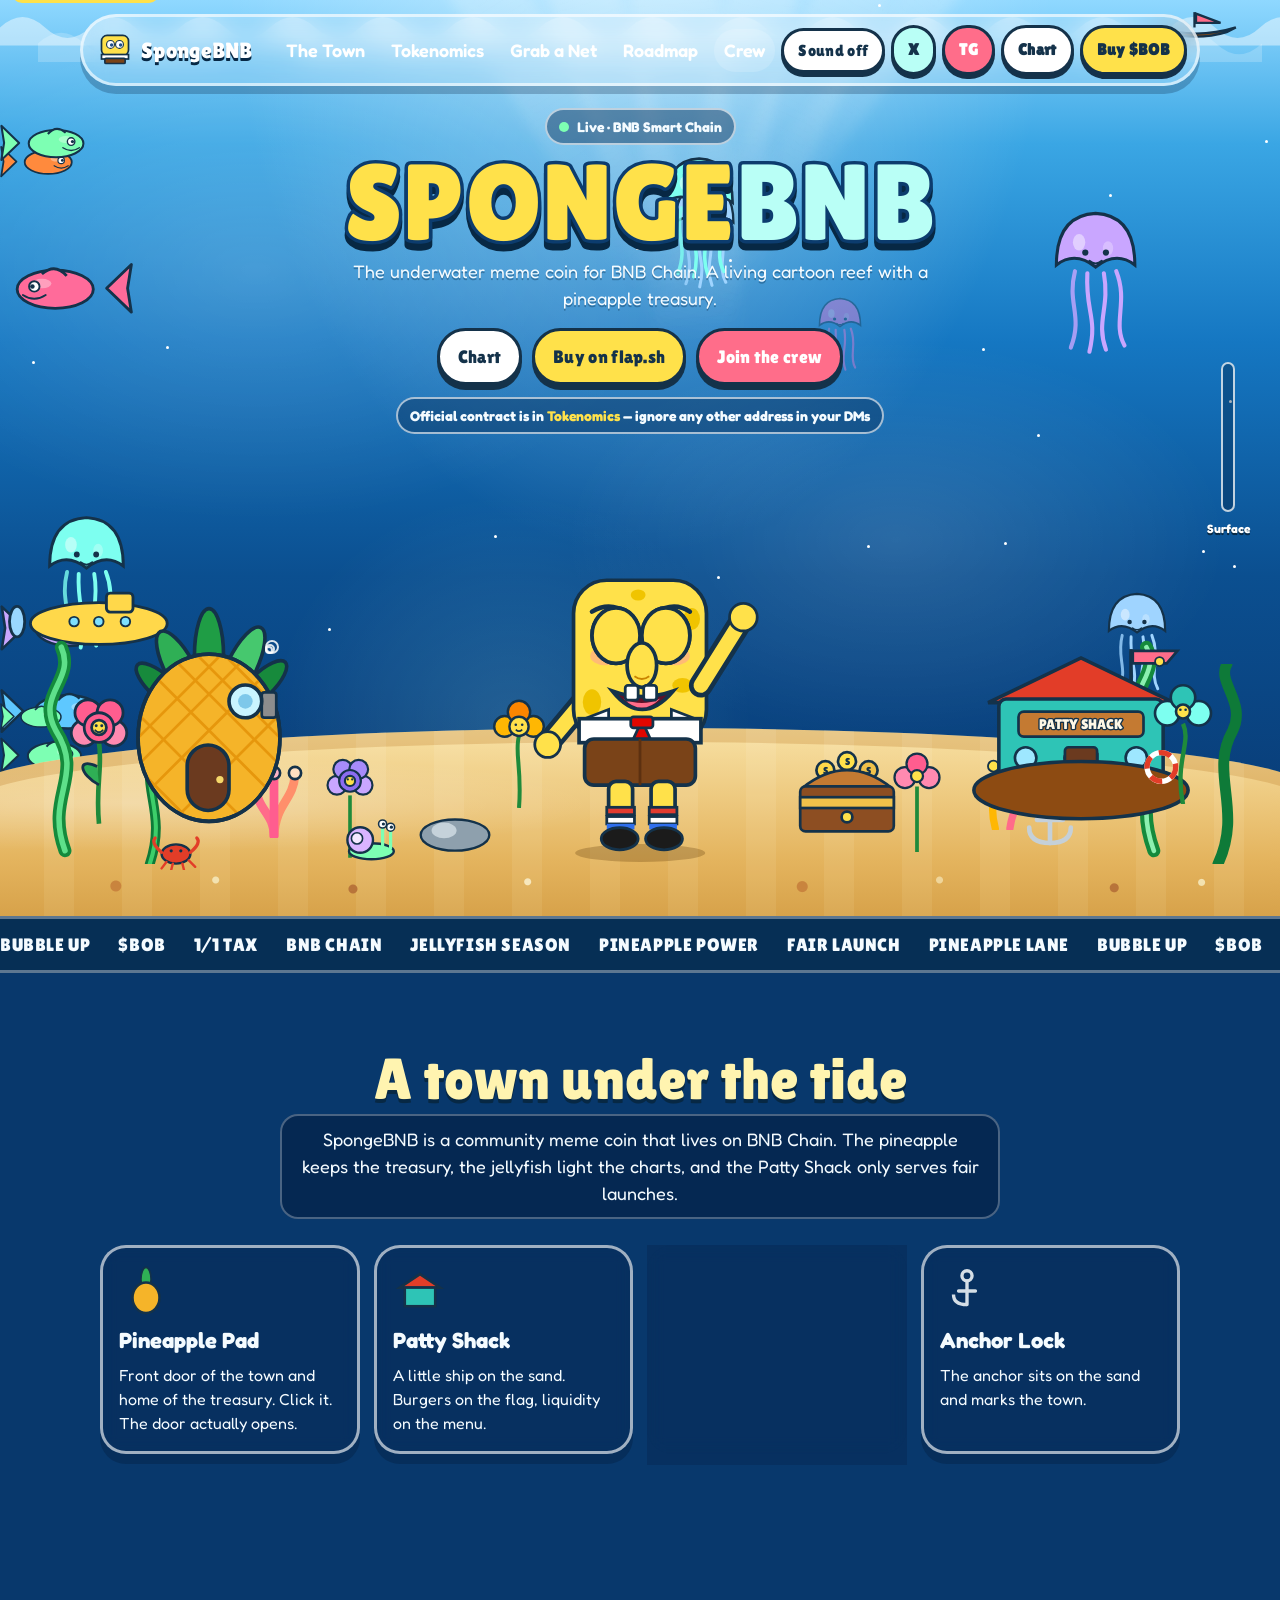
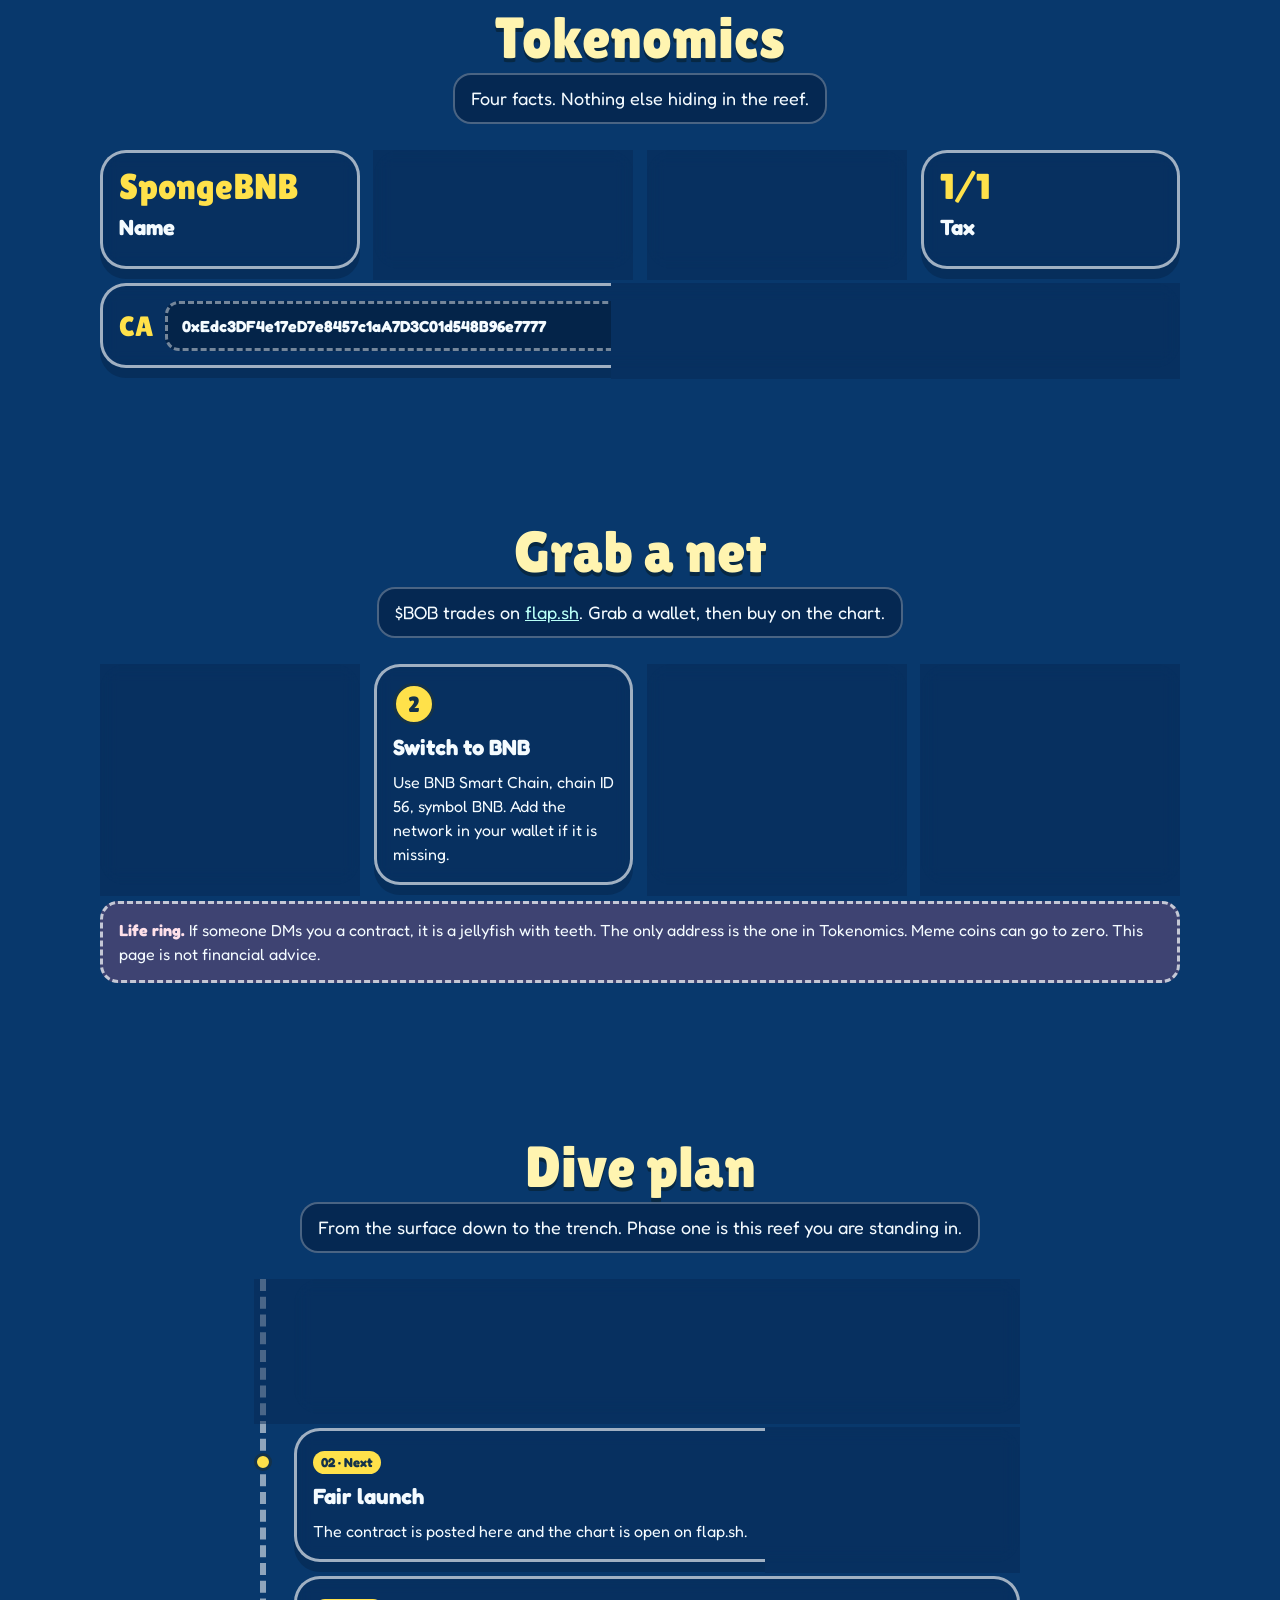
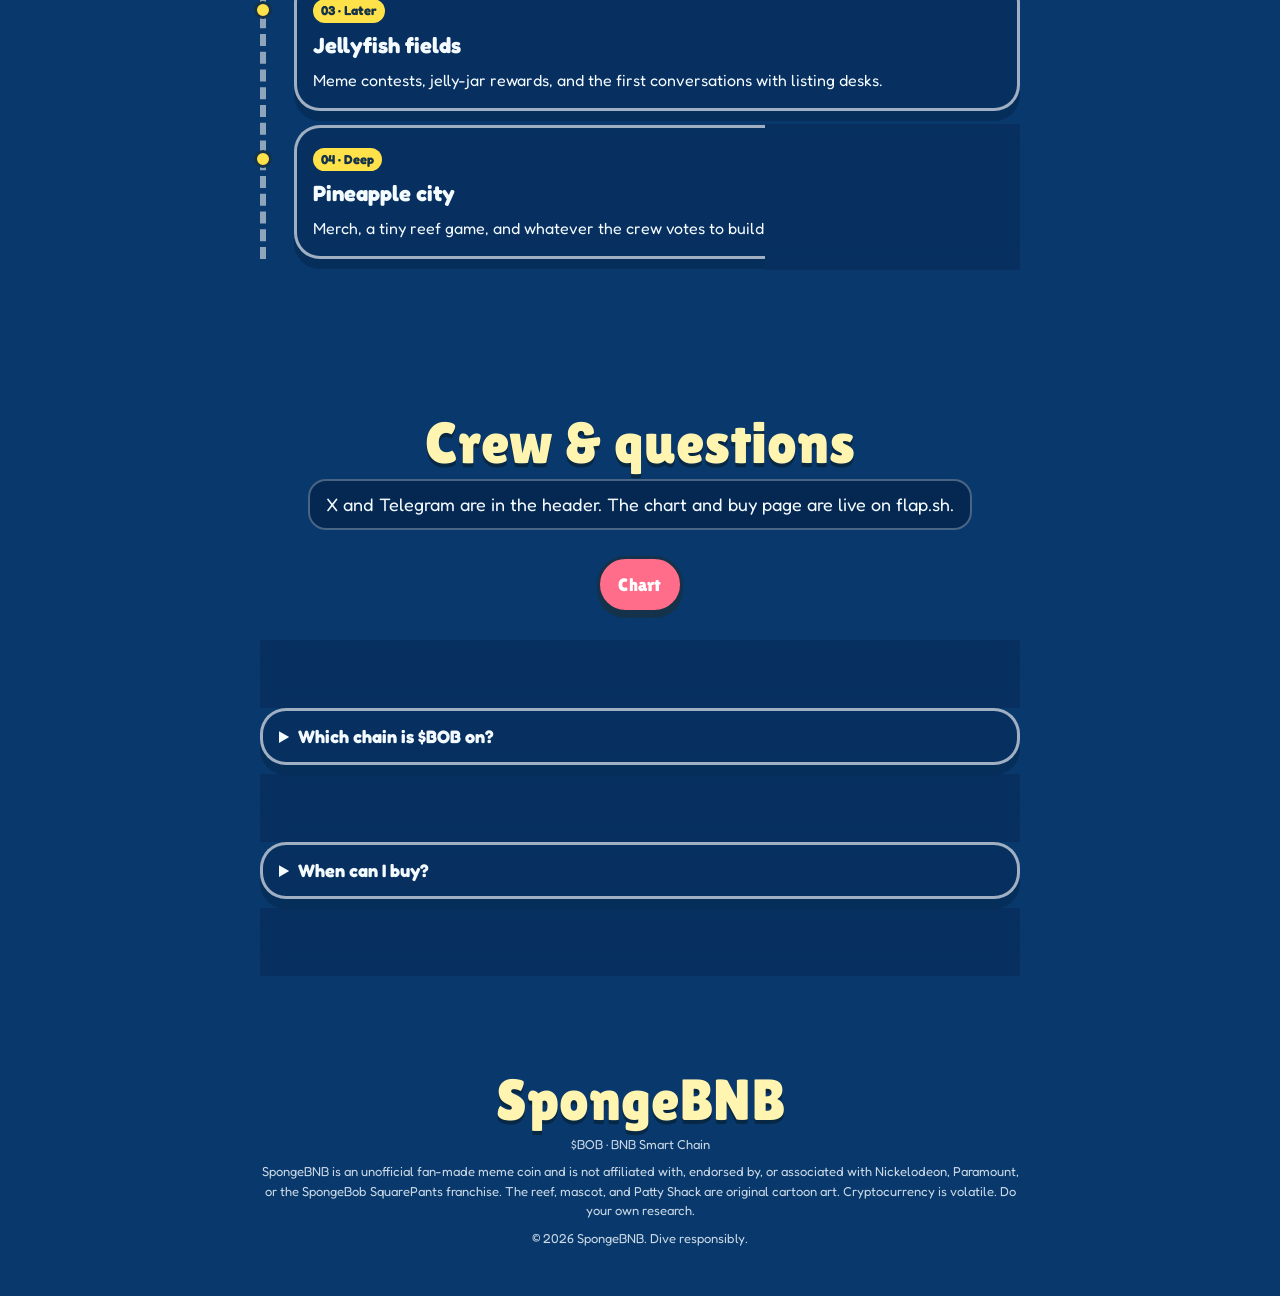
<file: index.html>
<!DOCTYPE html>
<html lang="en">
<head>
  <meta charset="UTF-8">
  <meta name="viewport" content="width=device-width, initial-scale=1">
  <title>SpongeBNB — The underwater meme coin</title>
  <meta name="description" content="SpongeBNB is a fan-made underwater meme coin on BNB Chain. Total supply 1B, tax 1/1.">
  <meta name="theme-color" content="#0c6ebd">
  <link rel="icon" href="favicon.svg" type="image/svg+xml">
  <link rel="preconnect" href="https://fonts.googleapis.com">
  <link rel="preconnect" href="https://fonts.gstatic.com" crossorigin>
  <link href="https://fonts.googleapis.com/css2?family=Fredoka:wght@500;600;700&family=Lilita+One&display=swap" rel="stylesheet">
  <link rel="stylesheet" href="styles.css?v=3">
</head>
<body>
  <a class="skip" href="#main">Skip to content</a>

  <div class="ocean" aria-hidden="true">
    <div class="rays">
      <span></span><span></span><span></span><span></span><span></span><span></span>
    </div>
    <div class="caustics"></div>
    <div class="wave wave-a"></div>
    <div class="wave wave-b"></div>
    <svg class="skiff" viewBox="0 0 120 48" aria-hidden="true">
      <path d="M8 28 Q60 44 112 28 L100 34 Q60 46 20 34 Z" fill="#8d4b12" stroke="#14324a" stroke-width="3"/>
      <path d="M58 28 V8" stroke="#14324a" stroke-width="3"/>
      <path d="M60 10 L92 22 L60 22 Z" fill="#ff6d8a" stroke="#14324a" stroke-width="3"/>
    </svg>
    <div class="bubbles" id="bubbles"></div>
    <div class="fish-layer" id="fish-layer"></div>
    <div class="jelly-layer" id="jelly-layer"></div>
    <div class="plankton" id="plankton"></div>
    <svg class="sub" viewBox="0 0 200 80" aria-hidden="true">
      <g class="prop">
        <ellipse cx="18" cy="48" rx="8" ry="16" fill="#9ad7ff" stroke="#14324a" stroke-width="3"/>
      </g>
      <ellipse cx="104" cy="50" rx="72" ry="22" fill="#ffd84a" stroke="#14324a" stroke-width="3"/>
      <rect x="112" y="18" width="28" height="20" rx="4" fill="#ffd84a" stroke="#14324a" stroke-width="3"/>
      <circle cx="78" cy="48" r="5" fill="#7ee0ff" stroke="#14324a" stroke-width="2"/>
      <circle cx="104" cy="48" r="5" fill="#7ee0ff" stroke="#14324a" stroke-width="2"/>
      <circle cx="132" cy="48" r="5" fill="#7ee0ff" stroke="#14324a" stroke-width="2"/>
    </svg>
    <div class="depth-shade"></div>
  </div>

  <div class="depth" aria-hidden="true">
    <div class="depth-track"><div class="depth-fill" id="depth-fill"></div></div>
    <span id="depth-label">Surface</span>
  </div>

  <header class="nav">
    <a class="brand" href="#home">
      <svg class="brand-mark" viewBox="0 0 64 64" aria-hidden="true">
        <rect x="8" y="6" width="48" height="36" rx="10" fill="#ffe14a" stroke="#14324a" stroke-width="3"/>
        <circle cx="24" cy="22" r="7" fill="#fff" stroke="#14324a" stroke-width="2"/>
        <circle cx="40" cy="22" r="7" fill="#fff" stroke="#14324a" stroke-width="2"/>
        <circle cx="26" cy="23" r="3" fill="#1d4e89"/>
        <circle cx="42" cy="23" r="3" fill="#1d4e89"/>
        <rect x="8" y="40" width="48" height="8" fill="#fff" stroke="#14324a" stroke-width="3"/>
        <rect x="14" y="47" width="36" height="9" rx="2" fill="#7a4318" stroke="#14324a" stroke-width="3"/>
      </svg>
      SpongeBNB
    </a>
    <button class="burger" type="button" aria-label="Menu" aria-expanded="false">
      <span></span><span></span><span></span>
    </button>
    <nav class="nav-links">
      <a href="#about">The Town</a>
      <a href="#tokenomics">Tokenomics</a>
      <a href="#buy">Grab a Net</a>
      <a href="#roadmap">Roadmap</a>
      <a href="#crew">Crew</a>
      <button class="btn icon-btn" id="sound-btn" type="button" aria-pressed="false">Sound off</button>
      <a class="btn btn-aqua" href="https://x.com/spongebnb_" target="_blank" rel="noopener noreferrer">X</a>
      <a class="btn btn-pink" id="tg-btn" href="https://t.me/spongebnb_0" target="_blank" rel="noopener noreferrer">TG</a>
      <a class="btn btn-chart" href="https://flap.sh/bnb/0xEdc3DF4e17eD7e8457c1aA7D3C01d548B96e7777" target="_blank" rel="noopener noreferrer">Chart</a>
      <a class="btn btn-yellow" href="https://flap.sh/bnb/0xEdc3DF4e17eD7e8457c1aA7D3C01d548B96e7777" target="_blank" rel="noopener noreferrer">Buy $BOB</a>
    </nav>
  </header>

  <main id="main">
    <section class="hero" id="home">
      <div class="hero-copy">
        <p class="kicker"><span class="pulse"></span> Live · BNB Smart Chain</p>
        <h1 aria-label="SpongeBNB">
          <span>S</span><span>P</span><span>O</span><span>N</span><span>G</span><span>E</span><span class="sea">B</span><span class="sea">N</span><span class="sea">B</span>
        </h1>
        <p class="lede">The underwater meme coin for BNB Chain. A living cartoon reef with a pineapple treasury.</p>
        <div class="cta-row">
          <a class="btn btn-chart" href="https://flap.sh/bnb/0xEdc3DF4e17eD7e8457c1aA7D3C01d548B96e7777" target="_blank" rel="noopener noreferrer">Chart</a>
          <a class="btn btn-yellow" href="https://flap.sh/bnb/0xEdc3DF4e17eD7e8457c1aA7D3C01d548B96e7777" target="_blank" rel="noopener noreferrer">Buy on flap.sh</a>
          <a class="btn btn-pink" href="#crew">Join the crew</a>
        </div>
        <p class="status-pill">Official contract is in <strong>Tokenomics</strong> — ignore any other address in your DMs</p>
      </div>

      <div class="town">
        <div class="sand"></div>
        <div class="pebbles"></div>

        <svg class="kelp k1" viewBox="0 0 80 220" aria-hidden="true">
          <path d="M40 220 C 18 160, 62 140, 30 90 C 8 50, 52 36, 36 0" stroke="#148a3c" stroke-width="14" fill="none" stroke-linecap="round"/>
          <path d="M40 220 C 18 160, 62 140, 30 90 C 8 50, 52 36, 36 0" stroke="#5ee08a" stroke-width="6" fill="none" stroke-linecap="round"/>
        </svg>
        <svg class="kelp k2" viewBox="0 0 80 220" aria-hidden="true">
          <path d="M36 220 C 60 150, 16 120, 48 70 C 66 40, 30 24, 44 0" stroke="#0e7a38" stroke-width="12" fill="none" stroke-linecap="round"/>
          <path d="M36 220 C 60 150, 16 120, 48 70 C 66 40, 30 24, 44 0" stroke="#3dce6a" stroke-width="5" fill="none" stroke-linecap="round"/>
        </svg>
        <svg class="kelp k3" viewBox="0 0 80 220" aria-hidden="true">
          <path d="M42 220 C 16 150, 64 130, 28 80 C 10 46, 50 30, 34 0" stroke="#148a3c" stroke-width="14" fill="none" stroke-linecap="round"/>
          <path d="M42 220 C 16 150, 64 130, 28 80 C 10 46, 50 30, 34 0" stroke="#8cf0b0" stroke-width="5" fill="none" stroke-linecap="round"/>
        </svg>
        <svg class="kelp k4" viewBox="0 0 80 220" aria-hidden="true">
          <path d="M30 220 C 58 160, 20 120, 46 74 C 62 42, 28 20, 40 0" stroke="#0e7a38" stroke-width="12" fill="none" stroke-linecap="round"/>
        </svg>

        <div class="scene">
          <svg class="flower f1" viewBox="0 0 80 150" aria-hidden="true">
            <path d="M40 150 C 36 110, 44 90, 40 62" stroke="#1f8a3b" stroke-width="5" fill="none"/>
            <path d="M40 108 C 18 96, 16 78, 38 88" fill="#2faf55" stroke="#14324a" stroke-width="3"/>
            <circle cx="24" cy="52" r="14" fill="#ff8ab0" stroke="#14324a" stroke-width="3"/>
            <circle cx="56" cy="52" r="14" fill="#ff8ab0" stroke="#14324a" stroke-width="3"/>
            <circle cx="28" cy="30" r="14" fill="#ff5d8f" stroke="#14324a" stroke-width="3"/>
            <circle cx="52" cy="30" r="14" fill="#ff5d8f" stroke="#14324a" stroke-width="3"/>
            <circle cx="40" cy="46" r="16" fill="#ff5d8f" stroke="#14324a" stroke-width="3"/>
            <circle cx="40" cy="46" r="8" fill="#ffe14a" stroke="#14324a" stroke-width="3"/>
            <circle cx="37" cy="44" r="1.6" fill="#14324a"/>
            <circle cx="43" cy="44" r="1.6" fill="#14324a"/>
            <path d="M36 49 Q40 53 44 49" stroke="#14324a" fill="none" stroke-width="2" stroke-linecap="round"/>
          </svg>

          <svg class="coral c1" viewBox="0 0 80 90" aria-hidden="true">
            <path d="M40 88 C 40 60, 18 58, 20 28" stroke="#ff6b8a" stroke-width="10" fill="none" stroke-linecap="round"/>
            <path d="M40 88 C 42 50, 62 48, 64 18" stroke="#ff8f6b" stroke-width="10" fill="none" stroke-linecap="round"/>
            <path d="M40 88 V 20" stroke="#ff5d8f" stroke-width="10" fill="none" stroke-linecap="round"/>
            <circle cx="20" cy="24" r="7" fill="#ffd0dc" stroke="#14324a" stroke-width="3"/>
            <circle cx="64" cy="16" r="7" fill="#ffe0c2" stroke="#14324a" stroke-width="3"/>
            <circle cx="40" cy="16" r="7" fill="#ffb3c7" stroke="#14324a" stroke-width="3"/>
          </svg>

          <svg class="flower f2" viewBox="0 0 80 150" aria-hidden="true">
            <path d="M40 150 V 64" stroke="#1f8a3b" stroke-width="5"/>
            <circle cx="22" cy="50" r="13" fill="#c9a6ff" stroke="#14324a" stroke-width="3"/>
            <circle cx="58" cy="50" r="13" fill="#c9a6ff" stroke="#14324a" stroke-width="3"/>
            <circle cx="30" cy="28" r="13" fill="#a78bfa" stroke="#14324a" stroke-width="3"/>
            <circle cx="52" cy="28" r="13" fill="#a78bfa" stroke="#14324a" stroke-width="3"/>
            <circle cx="40" cy="44" r="15" fill="#8b6cf0" stroke="#14324a" stroke-width="3"/>
            <circle cx="40" cy="44" r="7" fill="#ffe14a" stroke="#14324a" stroke-width="3"/>
            <circle cx="37" cy="42" r="1.5" fill="#14324a"/>
            <circle cx="43" cy="42" r="1.5" fill="#14324a"/>
          </svg>

          <button class="pineapple" id="pineapple" type="button" aria-pressed="false" aria-label="Pineapple house">
            <span class="smoke" aria-hidden="true"><i></i><i></i><i></i></span>
            <svg viewBox="0 0 220 270" aria-hidden="true">
              <g class="leaves">
                <ellipse cx="110" cy="78" rx="16" ry="52" fill="#1f9d45" stroke="#14324a" stroke-width="4"/>
                <ellipse cx="78" cy="92" rx="16" ry="46" fill="#2faf55" stroke="#14324a" stroke-width="4" transform="rotate(-28 78 92)"/>
                <ellipse cx="146" cy="90" rx="16" ry="48" fill="#46c86e" stroke="#14324a" stroke-width="4" transform="rotate(26 146 90)"/>
                <ellipse cx="58" cy="112" rx="13" ry="36" fill="#178a3c" stroke="#14324a" stroke-width="4" transform="rotate(-48 58 112)"/>
                <ellipse cx="168" cy="110" rx="13" ry="36" fill="#178a3c" stroke="#14324a" stroke-width="4" transform="rotate(46 168 110)"/>
              </g>
              <defs>
                <clipPath id="pineClip">
                  <ellipse cx="110" cy="168" rx="78" ry="92"/>
                </clipPath>
              </defs>
              <ellipse cx="110" cy="168" rx="78" ry="92" fill="#f5b429" stroke="#14324a" stroke-width="4"/>
              <g clip-path="url(#pineClip)" stroke="#e08a00" stroke-width="3" opacity="0.7">
                <path d="M40 90 L180 230 M20 130 L160 270 M60 70 L200 210 M80 60 L220 200 M0 170 L120 290 M100 50 L240 190"/>
                <path d="M180 90 L40 230 M200 130 L60 270 M160 70 L20 210 M140 60 L0 200"/>
              </g>
              <ellipse cx="110" cy="168" rx="78" ry="92" fill="none" stroke="#14324a" stroke-width="4"/>
              <rect x="168" y="118" width="16" height="28" rx="3" fill="#8d8d8d" stroke="#14324a" stroke-width="3"/>
              <circle cx="150" cy="128" r="18" fill="#c9f4ff" stroke="#14324a" stroke-width="4"/>
              <circle cx="150" cy="128" r="8" fill="#7ec8ea"/>
              <g class="door">
                <rect x="86" y="176" width="46" height="72" rx="23" fill="#6b3a1f" stroke="#14324a" stroke-width="4"/>
                <circle cx="122" cy="214" r="4" fill="#f5d76a"/>
              </g>
            </svg>
          </button>
          <div class="house-tip" id="house-tip">The treasury lives here.</div>

          <svg class="snail" viewBox="0 0 90 70" aria-hidden="true">
            <ellipse cx="48" cy="54" rx="28" ry="10" fill="#7dffb3" stroke="#14324a" stroke-width="3"/>
            <circle cx="34" cy="40" r="16" fill="#d9b4ff" stroke="#14324a" stroke-width="3"/>
            <circle cx="30" cy="38" r="7" fill="#f3e8ff" stroke="#14324a" stroke-width="2"/>
            <g class="eyestalk">
              <path d="M62 48 V 24" stroke="#7dffb3" stroke-width="4" stroke-linecap="round"/>
              <circle cx="62" cy="20" r="5" fill="#fff" stroke="#14324a" stroke-width="2"/>
              <circle cx="63" cy="20" r="2" fill="#14324a"/>
            </g>
            <g class="eyestalk" style="animation-delay:-.4s">
              <path d="M72 50 V 28" stroke="#7dffb3" stroke-width="4" stroke-linecap="round"/>
              <circle cx="72" cy="24" r="5" fill="#fff" stroke="#14324a" stroke-width="2"/>
              <circle cx="73" cy="24" r="2" fill="#14324a"/>
            </g>
          </svg>

          <svg class="rock" viewBox="0 0 100 60" aria-hidden="true">
            <ellipse cx="50" cy="36" rx="44" ry="20" fill="#8ea0ad" stroke="#14324a" stroke-width="3"/>
            <ellipse cx="36" cy="30" rx="16" ry="10" fill="#c5d2da"/>
          </svg>

          <svg class="flower f3" viewBox="0 0 80 150" aria-hidden="true">
            <path d="M40 150 C 44 100, 34 80, 40 60" stroke="#1f8a3b" stroke-width="5" fill="none"/>
            <circle cx="22" cy="48" r="13" fill="#ffb703" stroke="#14324a" stroke-width="3"/>
            <circle cx="58" cy="48" r="13" fill="#ffb703" stroke="#14324a" stroke-width="3"/>
            <circle cx="40" cy="30" r="14" fill="#fb8500" stroke="#14324a" stroke-width="3"/>
            <circle cx="40" cy="48" r="12" fill="#ffe14a" stroke="#14324a" stroke-width="3"/>
            <circle cx="36" cy="46" r="1.6" fill="#14324a"/>
            <circle cx="44" cy="46" r="1.6" fill="#14324a"/>
            <path d="M36 52 Q40 56 44 52" stroke="#14324a" fill="none" stroke-width="2"/>
          </svg>

          <div class="mascot">
            <div class="shadow"></div>
            <button class="sponge" id="sponge" type="button" aria-label="Sponge mascot, activate for a cheer">
              <svg viewBox="0 0 260 340" aria-hidden="true">
                <g class="arm-left">
                  <line x1="78" y1="156" x2="36" y2="206" stroke="#14324a" stroke-width="26" stroke-linecap="round"/>
                  <line x1="78" y1="156" x2="36" y2="206" stroke="#ffe14a" stroke-width="16" stroke-linecap="round"/>
                  <circle cx="30" cy="214" r="14" fill="#ffe14a" stroke="#14324a" stroke-width="3"/>
                </g>
                <rect x="58" y="36" width="144" height="176" rx="36" fill="#ffe14a" stroke="#14324a" stroke-width="4"/>
                <ellipse cx="78" cy="168" rx="10" ry="14" fill="#f0c400"/>
                <ellipse cx="186" cy="78" rx="9" ry="12" fill="#f0c400"/>
                <ellipse cx="176" cy="150" rx="11" ry="8" fill="#f0c400"/>
                <ellipse cx="128" cy="52" rx="8" ry="6" fill="#f0c400"/>
                <ellipse cx="92" cy="118" rx="16" ry="10" fill="#ff8fab" opacity="0.45"/>
                <ellipse cx="168" cy="118" rx="16" ry="10" fill="#ff8fab" opacity="0.45"/>
                <path d="M78 70 Q98 58 116 72" stroke="#14324a" stroke-width="5" fill="none" stroke-linecap="round"/>
                <path d="M146 72 Q166 58 184 70" stroke="#14324a" stroke-width="5" fill="none" stroke-linecap="round"/>
                <ellipse cx="104" cy="96" rx="26" ry="30" fill="#fff" stroke="#14324a" stroke-width="4"/>
                <ellipse cx="158" cy="96" rx="26" ry="30" fill="#fff" stroke="#14324a" stroke-width="4"/>
                <g class="pupils">
                  <ellipse cx="108" cy="102" rx="12" ry="14" fill="#1d4e89"/>
                  <ellipse cx="162" cy="102" rx="12" ry="14" fill="#1d4e89"/>
                  <circle cx="108" cy="104" r="6" fill="#0d1b2a"/>
                  <circle cx="162" cy="104" r="6" fill="#0d1b2a"/>
                  <circle cx="112" cy="98" r="3" fill="#fff"/>
                  <circle cx="166" cy="98" r="3" fill="#fff"/>
                </g>
                <ellipse class="eyelid" cx="104" cy="96" rx="26" ry="30" fill="#ffe14a" stroke="#14324a" stroke-width="4"/>
                <ellipse class="eyelid late" cx="158" cy="96" rx="26" ry="30" fill="#ffe14a" stroke="#14324a" stroke-width="4"/>
                <ellipse cx="132" cy="128" rx="16" ry="24" fill="#ffe14a" stroke="#14324a" stroke-width="4"/>
                <path d="M124 140 Q132 146 140 140" stroke="#c98400" stroke-width="2" fill="none"/>
                <path d="M100 156 Q132 196 166 156 Q132 168 100 156 Z" fill="#5c1228" stroke="#14324a" stroke-width="4"/>
                <path d="M112 164 Q132 184 152 164 Q132 174 112 164 Z" fill="#ff6d8a"/>
                <rect x="114" y="150" width="14" height="16" rx="3" fill="#fff" stroke="#14324a" stroke-width="3"/>
                <rect x="134" y="150" width="14" height="16" rx="3" fill="#fff" stroke="#14324a" stroke-width="3"/>
                <path d="M70 186 L96 176 L96 204 Z" fill="#fff" stroke="#14324a" stroke-width="3"/>
                <path d="M190 186 L164 176 L164 204 Z" fill="#fff" stroke="#14324a" stroke-width="3"/>
                <rect x="64" y="186" width="132" height="26" fill="#fff" stroke="#14324a" stroke-width="4"/>
                <g class="tie">
                  <polygon points="132,188 120,214 132,236 144,214" fill="#e10600" stroke="#14324a" stroke-width="3"/>
                  <rect x="120" y="184" width="24" height="12" rx="3" fill="#e10600" stroke="#14324a" stroke-width="3"/>
                </g>
                <rect x="70" y="208" width="120" height="50" rx="10" fill="#7a4318" stroke="#14324a" stroke-width="4"/>
                <path d="M130 208 V 258" stroke="#5c3010" stroke-width="3"/>
                <rect x="96" y="254" width="26" height="36" rx="8" fill="#ffe14a" stroke="#14324a" stroke-width="4"/>
                <rect x="142" y="254" width="26" height="36" rx="8" fill="#ffe14a" stroke="#14324a" stroke-width="4"/>
                <rect x="94" y="282" width="30" height="8" fill="#e23b2f" stroke="#14324a" stroke-width="3"/>
                <rect x="94" y="292" width="30" height="8" fill="#fff" stroke="#14324a" stroke-width="3"/>
                <rect x="94" y="300" width="30" height="6" fill="#2f6fed"/>
                <rect x="140" y="282" width="30" height="8" fill="#e23b2f" stroke="#14324a" stroke-width="3"/>
                <rect x="140" y="292" width="30" height="8" fill="#fff" stroke="#14324a" stroke-width="3"/>
                <rect x="140" y="300" width="30" height="6" fill="#2f6fed"/>
                <ellipse cx="108" cy="316" rx="20" ry="12" fill="#1b1b1b" stroke="#14324a" stroke-width="3"/>
                <ellipse cx="156" cy="316" rx="20" ry="12" fill="#1b1b1b" stroke="#14324a" stroke-width="3"/>
                <g class="arm-wave">
                  <line x1="196" y1="150" x2="236" y2="86" stroke="#14324a" stroke-width="26" stroke-linecap="round"/>
                  <line x1="196" y1="150" x2="236" y2="86" stroke="#ffe14a" stroke-width="16" stroke-linecap="round"/>
                  <circle cx="242" cy="76" r="15" fill="#ffe14a" stroke="#14324a" stroke-width="3"/>
                </g>
              </svg>
            </button>
            <div class="speech" id="speech"></div>
          </div>

          <button class="chest" id="chest" type="button" aria-label="Treasure chest">
            <svg viewBox="0 0 120 110" aria-hidden="true">
              <circle class="coin c1" cx="36" cy="28" r="10" fill="#ffd84a" stroke="#14324a" stroke-width="3"/>
              <circle class="coin c2" cx="60" cy="18" r="10" fill="#ffe14a" stroke="#14324a" stroke-width="3"/>
              <circle class="coin c3" cx="84" cy="28" r="10" fill="#f0c14a" stroke="#14324a" stroke-width="3"/>
              <text x="36" y="32" text-anchor="middle" font-size="11" font-family="Lilita One, sans-serif" fill="#14324a">S</text>
              <text x="60" y="22" text-anchor="middle" font-size="11" font-family="Lilita One, sans-serif" fill="#14324a">S</text>
              <text x="84" y="32" text-anchor="middle" font-size="11" font-family="Lilita One, sans-serif" fill="#14324a">S</text>
              <g class="lid">
                <path d="M10 48 Q60 8 110 48" fill="#c47a32" stroke="#14324a" stroke-width="3"/>
              </g>
              <rect x="8" y="46" width="104" height="50" rx="6" fill="#8d4e22" stroke="#14324a" stroke-width="3"/>
              <rect x="8" y="58" width="104" height="12" fill="#f0c14a" stroke="#14324a" stroke-width="3"/>
              <circle cx="60" cy="80" r="6" fill="#ffe14a" stroke="#14324a" stroke-width="3"/>
            </svg>
          </button>

          <svg class="flower f4" viewBox="0 0 80 150" aria-hidden="true">
            <path d="M40 150 V 62" stroke="#1f8a3b" stroke-width="5"/>
            <circle cx="24" cy="50" r="14" fill="#ff8ab0" stroke="#14324a" stroke-width="3"/>
            <circle cx="56" cy="50" r="14" fill="#ff8ab0" stroke="#14324a" stroke-width="3"/>
            <circle cx="40" cy="32" r="14" fill="#ff5d8f" stroke="#14324a" stroke-width="3"/>
            <circle cx="40" cy="48" r="8" fill="#ffe14a" stroke="#14324a" stroke-width="3"/>
          </svg>

          <svg class="anchor" viewBox="0 0 70 90" aria-hidden="true">
            <circle cx="35" cy="14" r="8" fill="none" stroke="#9aa7b2" stroke-width="5"/>
            <path d="M35 22 V 70" stroke="#c5d0d8" stroke-width="6" stroke-linecap="round"/>
            <path d="M18 40 H 52" stroke="#c5d0d8" stroke-width="6" stroke-linecap="round"/>
            <path d="M35 70 Q 8 70 8 50" stroke="#c5d0d8" stroke-width="6" fill="none" stroke-linecap="round"/>
            <path d="M35 70 Q 62 70 62 50" stroke="#c5d0d8" stroke-width="6" fill="none" stroke-linecap="round"/>
          </svg>

          <div class="shack" aria-hidden="true">
            <svg viewBox="0 0 280 230" aria-hidden="true">
              <line x1="196" y1="78" x2="196" y2="18" stroke="#14324a" stroke-width="4"/>
              <path class="flag" d="M198 20 H248 L236 34 H198 Z" fill="#ff6d8a" stroke="#14324a" stroke-width="3"/>
              <circle cx="228" cy="32" r="5" fill="#ffe14a" stroke="#14324a" stroke-width="2"/>
              <polygon points="36,78 140,28 244,78" fill="#e23d28" stroke="#14324a" stroke-width="4"/>
              <rect x="48" y="74" width="184" height="92" rx="8" fill="#2ec4b6" stroke="#14324a" stroke-width="4"/>
              <rect x="70" y="88" width="140" height="28" rx="6" fill="#c47a32" stroke="#14324a" stroke-width="3"/>
              <text x="140" y="108" text-anchor="middle" font-family="Lilita One, Fredoka, sans-serif" font-size="16" fill="#fff8e6" stroke="#14324a" stroke-width="3" paint-order="stroke">PATTY SHACK</text>
              <text class="open-sign" x="140" y="146" text-anchor="middle" font-family="Lilita One, Fredoka, sans-serif" font-size="16" fill="#7dffb3" stroke="#14324a" stroke-width="3" paint-order="stroke">OPEN</text>
              <circle cx="78" cy="140" r="12" fill="#9ee7ff" stroke="#14324a" stroke-width="3"/>
              <circle cx="202" cy="140" r="12" fill="#9ee7ff" stroke="#14324a" stroke-width="3"/>
              <rect x="122" y="128" width="36" height="38" rx="4" fill="#6b3a1f" stroke="#14324a" stroke-width="3"/>
              <ellipse cx="140" cy="176" rx="120" ry="32" fill="#8d4b12" stroke="#14324a" stroke-width="4"/>
              <circle cx="230" cy="150" r="16" fill="none" stroke="#fff" stroke-width="6"/>
              <circle cx="230" cy="150" r="16" fill="none" stroke="#e23d28" stroke-width="6" stroke-dasharray="14 10"/>
            </svg>
          </div>

          <svg class="coral c2" viewBox="0 0 70 80" aria-hidden="true">
            <path d="M20 78 C 10 40, 30 36, 18 8" stroke="#ffb703" stroke-width="8" fill="none" stroke-linecap="round"/>
            <path d="M36 78 C 40 46, 58 40, 52 12" stroke="#ff6b8a" stroke-width="8" fill="none" stroke-linecap="round"/>
            <circle cx="18" cy="10" r="6" fill="#ffe14a" stroke="#14324a" stroke-width="2"/>
            <circle cx="52" cy="12" r="6" fill="#ffd0dc" stroke="#14324a" stroke-width="2"/>
          </svg>

          <svg class="flower f5" viewBox="0 0 80 150" aria-hidden="true">
            <path d="M40 150 C 30 100, 50 80, 40 58" stroke="#1f8a3b" stroke-width="5" fill="none"/>
            <circle cx="22" cy="46" r="14" fill="#7dfff0" stroke="#14324a" stroke-width="3"/>
            <circle cx="58" cy="46" r="14" fill="#7dfff0" stroke="#14324a" stroke-width="3"/>
            <circle cx="40" cy="28" r="14" fill="#2ec4b6" stroke="#14324a" stroke-width="3"/>
            <circle cx="40" cy="44" r="8" fill="#ffe14a" stroke="#14324a" stroke-width="3"/>
            <circle cx="37" cy="42" r="1.5" fill="#14324a"/>
            <circle cx="43" cy="42" r="1.5" fill="#14324a"/>
          </svg>

          <div class="crab-wrap" aria-hidden="true">
            <svg class="crab" viewBox="0 0 80 50">
              <ellipse cx="40" cy="30" rx="18" ry="12" fill="#e23d28" stroke="#14324a" stroke-width="3"/>
              <circle cx="34" cy="26" r="2" fill="#14324a"/>
              <circle cx="46" cy="26" r="2" fill="#14324a"/>
              <path d="M22 28 Q 8 16 14 10" stroke="#e23d28" stroke-width="4" fill="none" stroke-linecap="round"/>
              <path d="M58 28 Q 72 16 66 10" stroke="#e23d28" stroke-width="4" fill="none" stroke-linecap="round"/>
              <path d="M28 40 L 22 48 M 36 42 L 34 50 M 48 42 L 50 50 M 56 38 L 64 46" stroke="#e23d28" stroke-width="3" stroke-linecap="round"/>
            </svg>
          </div>
        </div>
      </div>
    </section>

    <div class="marquee" aria-hidden="true">
      <div class="marquee-track">
        <span>BUBBLE UP</span><span>$BOB</span><span>1/1 TAX</span><span>BNB CHAIN</span><span>JELLYFISH SEASON</span><span>PINEAPPLE POWER</span><span>FAIR LAUNCH</span><span>PINEAPPLE LANE</span>
        <span>BUBBLE UP</span><span>$BOB</span><span>1/1 TAX</span><span>BNB CHAIN</span><span>JELLYFISH SEASON</span><span>PINEAPPLE POWER</span><span>FAIR LAUNCH</span><span>PINEAPPLE LANE</span>
      </div>
    </div>

    <section class="band" id="about">
      <div class="wrap">
        <h2 class="reveal">A town under the tide</h2>
        <p class="lede reveal">SpongeBNB is a community meme coin that lives on BNB Chain. The pineapple keeps the treasury, the jellyfish light the charts, and the Patty Shack only serves fair launches.</p>
        <div class="spot-grid">
          <article class="glass spot reveal">
            <svg class="mini" viewBox="0 0 64 64" aria-hidden="true">
              <ellipse cx="32" cy="18" rx="6" ry="14" fill="#2faf55" stroke="#14324a" stroke-width="2"/>
              <ellipse cx="32" cy="40" rx="16" ry="18" fill="#f5b429" stroke="#14324a" stroke-width="3"/>
            </svg>
            <h3>Pineapple Pad</h3>
            <p>Front door of the town and home of the treasury. Click it. The door actually opens.</p>
          </article>
          <article class="glass spot reveal">
            <svg class="mini" viewBox="0 0 64 64" aria-hidden="true">
              <polygon points="8,28 32,12 56,28" fill="#e23d28" stroke="#14324a" stroke-width="3"/>
              <rect x="14" y="28" width="36" height="22" fill="#2ec4b6" stroke="#14324a" stroke-width="3"/>
            </svg>
            <h3>Patty Shack</h3>
            <p>A little ship on the sand. Burgers on the flag, liquidity on the menu.</p>
          </article>
          <article class="glass spot reveal">
            <svg class="mini" viewBox="0 0 64 64" aria-hidden="true">
              <path d="M16 28 Q16 10 32 10 Q48 10 48 28 Q40 22 32 30 Q24 22 16 28Z" fill="#ff7ad9" stroke="#14324a" stroke-width="3"/>
              <path d="M24 30 C 22 46, 28 48, 24 58" stroke="#ff7ad9" stroke-width="3" fill="none"/>
              <path d="M40 30 C 42 46, 36 48, 40 58" stroke="#ff7ad9" stroke-width="3" fill="none"/>
            </svg>
            <h3>Jellyfish Fields</h3>
            <p>The community. They drift, they glow, and they dart away if you poke them.</p>
          </article>
          <article class="glass spot reveal">
            <svg class="mini" viewBox="0 0 64 64" aria-hidden="true">
              <circle cx="32" cy="14" r="6" fill="none" stroke="#d5dee6" stroke-width="4"/>
              <path d="M32 20 V 48 M 22 32 H 42" stroke="#d5dee6" stroke-width="4" stroke-linecap="round"/>
              <path d="M32 48 Q 16 48 16 36" stroke="#d5dee6" stroke-width="4" fill="none"/>
            </svg>
            <h3>Anchor Lock</h3>
            <p>The anchor sits on the sand and marks the town.</p>
          </article>
        </div>
      </div>
    </section>

    <section class="band" id="tokenomics">
      <div class="wrap">
        <h2 class="reveal">Tokenomics</h2>
        <p class="lede reveal">Four facts. Nothing else hiding in the reef.</p>
        <div class="stats facts">
          <article class="glass stat reveal">
            <p class="stat-num name">SpongeBNB</p>
            <h3>Name</h3>
          </article>
          <article class="glass stat reveal">
            <p class="stat-num name">$BOB</p>
            <h3>Symbol</h3>
          </article>
          <article class="glass stat reveal">
            <p class="stat-num">1B</p>
            <h3>Total supply</h3>
          </article>
          <article class="glass stat reveal">
            <p class="stat-num">1/1</p>
            <h3>Tax</h3>
          </article>
        </div>
        <div class="ca-holder glass reveal">
          <span class="ca-label">CA</span>
          <p class="ca-value" id="ca-value">0xEdc3DF4e17eD7e8457c1aA7D3C01d548B96e7777</p>
          <button class="btn btn-yellow" type="button" id="ca-copy">Copy</button>
        </div>
      </div>
    </section>

    <section class="band" id="buy">
      <div class="wrap">
        <h2 class="reveal">Grab a net</h2>
        <p class="lede reveal">$BOB trades on <a href="https://flap.sh/bnb/0xEdc3DF4e17eD7e8457c1aA7D3C01d548B96e7777" target="_blank" rel="noopener noreferrer">flap.sh</a>. Grab a wallet, then buy on the chart.</p>
        <ol class="steps">
          <li class="glass reveal">
            <span class="num">1</span>
            <h3>Grab a wallet</h3>
            <p>Install <a href="https://metamask.io" target="_blank" rel="noopener noreferrer">MetaMask</a> or <a href="https://trustwallet.com" target="_blank" rel="noopener noreferrer">Trust Wallet</a>.</p>
          </li>
          <li class="glass reveal">
            <span class="num">2</span>
            <h3>Switch to BNB</h3>
            <p>Use BNB Smart Chain, chain ID 56, symbol BNB. Add the network in your wallet if it is missing.</p>
          </li>
          <li class="glass reveal">
            <span class="num">3</span>
            <h3>Fund the wallet</h3>
            <p>Buy a little BNB for the swap and a little extra for gas. Leave the seed phrase offline.</p>
          </li>
          <li class="glass reveal">
            <span class="num">4</span>
            <h3>Buy on flap.sh</h3>
            <p>Open the <a href="https://flap.sh/bnb/0xEdc3DF4e17eD7e8457c1aA7D3C01d548B96e7777" target="_blank" rel="noopener noreferrer">flap.sh chart</a> and swap BNB for $BOB.</p>
          </li>
        </ol>
        <div class="callout reveal">
          <p><strong>Life ring.</strong> If someone DMs you a contract, it is a jellyfish with teeth. The only address is the one in Tokenomics. Meme coins can go to zero. This page is not financial advice.</p>
        </div>
      </div>
    </section>

    <section class="band" id="roadmap">
      <div class="wrap">
        <h2 class="reveal">Dive plan</h2>
        <p class="lede reveal">From the surface down to the trench. Phase one is this reef you are standing in.</p>
        <ol class="road">
          <li class="glass reveal">
            <span class="phase">01 · Now</span>
            <h3>Surface</h3>
            <p>The underwater site, the town, and the crew call. You are here, on Pineapple Lane.</p>
          </li>
          <li class="glass reveal">
            <span class="phase">02 · Next</span>
            <h3>Fair launch</h3>
            <p>The contract is posted here and the chart is open on flap.sh.</p>
          </li>
          <li class="glass reveal">
            <span class="phase">03 · Later</span>
            <h3>Jellyfish fields</h3>
            <p>Meme contests, jelly-jar rewards, and the first conversations with listing desks.</p>
          </li>
          <li class="glass reveal">
            <span class="phase">04 · Deep</span>
            <h3>Pineapple city</h3>
            <p>Merch, a tiny reef game, and whatever the crew votes to build next.</p>
          </li>
        </ol>
      </div>
    </section>

    <section class="band" id="crew">
      <div class="wrap">
        <h2 class="reveal">Crew & questions</h2>
        <p class="lede reveal">X and Telegram are in the header. The chart and buy page are live on flap.sh.</p>
        <div class="crew reveal">
          <a class="btn btn-pink" href="https://flap.sh/bnb/0xEdc3DF4e17eD7e8457c1aA7D3C01d548B96e7777" target="_blank" rel="noopener noreferrer">Chart</a>
        </div>
        <div class="faq" style="margin-top: 28px">
          <details class="glass faq-item">
            <summary>Is this the real cartoon?</summary>
            <p>No. SpongeBNB is an unofficial fan-made meme project with original cartoon art. It is not affiliated with, endorsed by, or connected to Nickelodeon, Paramount, or SpongeBob SquarePants.</p>
          </details>
          <details class="glass faq-item">
            <summary>Which chain is $BOB on?</summary>
            <p>BNB Smart Chain, as a BEP-20 token. The only contract is the address in Tokenomics.</p>
          </details>
          <details class="glass faq-item">
            <summary>What are the taxes?</summary>
            <p>Buy tax is 1% and sell tax is 1%.</p>
          </details>
          <details class="glass faq-item">
            <summary>When can I buy?</summary>
            <p>On the flap.sh chart linked from this page. Use only the contract posted here and ignore addresses that show up in DMs.</p>
          </details>
          <details class="glass faq-item">
            <summary>Is this financial advice?</summary>
            <p>No. Meme coins are speculative and can go to zero. Only use money you can afford to lose, and never share a seed phrase.</p>
          </details>
        </div>
      </div>
    </section>
  </main>

  <footer class="footer">
    <h2>SpongeBNB</h2>
    <p class="fine">$BOB · BNB Smart Chain</p>
    <p class="fine">SpongeBNB is an unofficial fan-made meme coin and is not affiliated with, endorsed by, or associated with Nickelodeon, Paramount, or the SpongeBob SquarePants franchise. The reef, mascot, and Patty Shack are original cartoon art. Cryptocurrency is volatile. Do your own research.</p>
    <p class="fine">© 2026 SpongeBNB. Dive responsibly.</p>
  </footer>

  <button class="btn btn-yellow surface-btn" id="surface-btn" type="button">Back to surface</button>
  <div class="toast" id="toast" role="status"></div>
  <script src="main.js?v=3"></script>
</body>
</html>
</file>
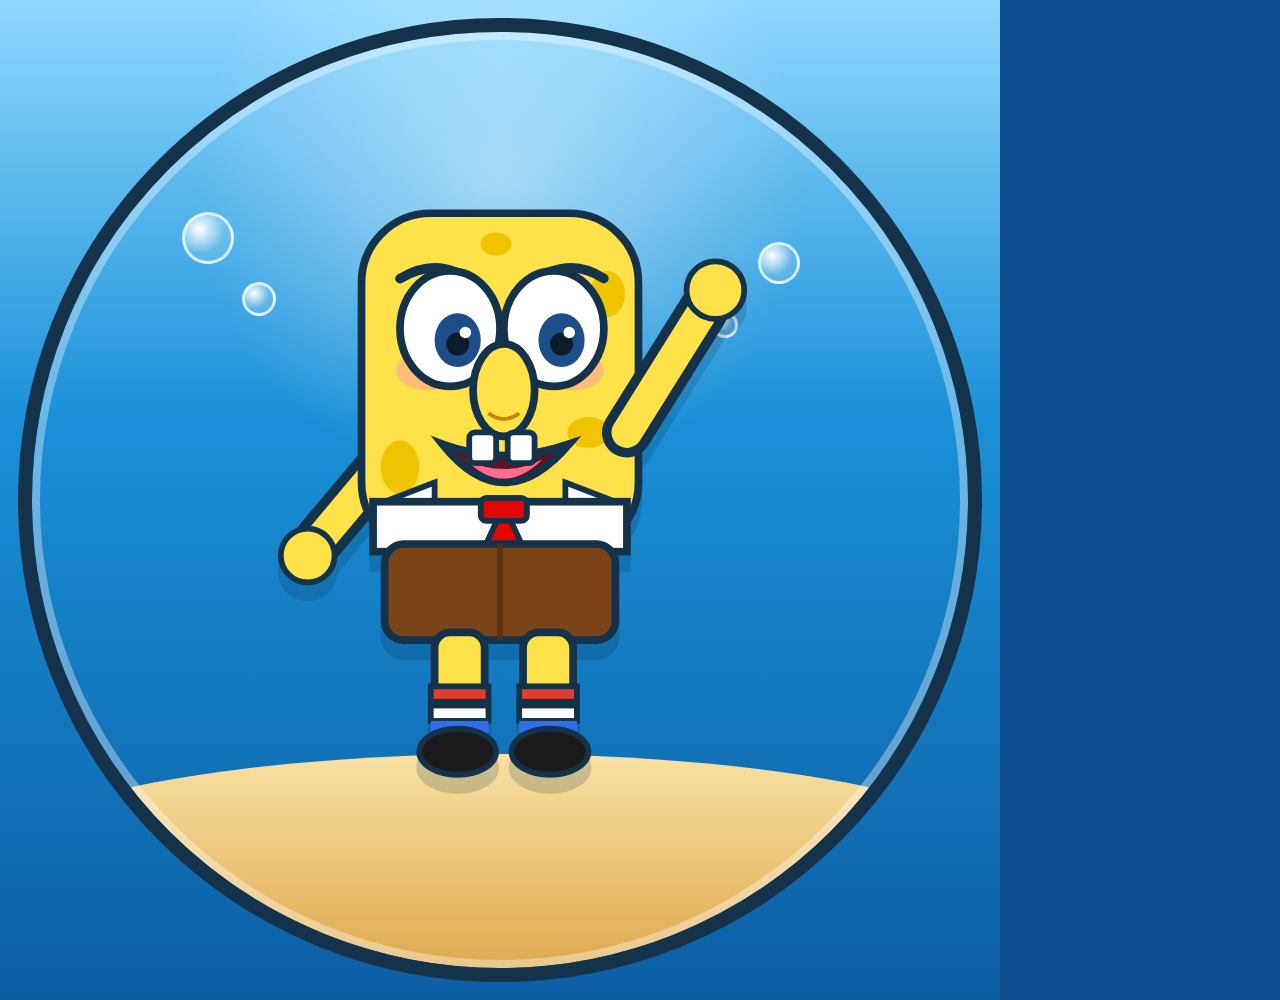
<file: logo-1000.html>
<!DOCTYPE html>
<html lang="en">
<head>
  <meta charset="UTF-8">
  <title>SpongeBNB logo</title>
  <style>
    html, body { margin: 0; width: 1000px; height: 1000px; overflow: hidden; background: #0b4f90; }
    .badge {
      width: 1000px;
      height: 1000px;
      position: relative;
      background:
        radial-gradient(circle at 50% 18%, rgba(255,255,255,.45), transparent 32%),
        linear-gradient(180deg, #8fd8ff 0%, #1a90d8 42%, #0c5ea3 100%);
    }
    .ring {
      position: absolute;
      inset: 18px;
      border-radius: 50%;
      border: 14px solid #14324a;
      box-shadow: inset 0 0 0 8px rgba(255,255,255,.35);
      pointer-events: none;
    }
    .disc {
      position: absolute;
      inset: 32px;
      border-radius: 50%;
      overflow: hidden;
    }
    .sand {
      position: absolute;
      left: -8%;
      right: -8%;
      bottom: -36px;
      height: 250px;
      background: linear-gradient(#f8e1a4, #e4b45e 70%, #d7a24a);
      border-radius: 50%;
    }
    .bubble {
      position: absolute;
      border-radius: 50%;
      background: radial-gradient(circle at 32% 30%, #fff, rgba(255,255,255,.15) 55%, rgba(255,255,255,.05));
      border: 3px solid rgba(255,255,255,.75);
    }
    .b1 { width: 46px; height: 46px; left: 150px; top: 180px; }
    .b2 { width: 28px; height: 28px; left: 210px; top: 250px; }
    .b3 { width: 36px; height: 36px; right: 168px; top: 210px; }
    .b4 { width: 20px; height: 20px; right: 230px; top: 280px; }
    .mascot {
      position: absolute;
      left: 50%;
      top: 112px;
      width: 500px;
      transform: translateX(-50%);
      filter: drop-shadow(0 16px 0 rgba(7, 40, 68, .18));
    }
    .mascot svg { width: 100%; height: auto; display: block; }
  </style>
</head>
<body>
  <div class="badge">
    <div class="disc">
    <div class="sand"></div>
    <i class="bubble b1"></i>
    <i class="bubble b2"></i>
    <i class="bubble b3"></i>
    <i class="bubble b4"></i>
    <div class="mascot">
      <svg viewBox="0 0 260 340" aria-hidden="true">
        <g>
          <line x1="78" y1="156" x2="36" y2="206" stroke="#14324a" stroke-width="26" stroke-linecap="round"/>
          <line x1="78" y1="156" x2="36" y2="206" stroke="#ffe14a" stroke-width="16" stroke-linecap="round"/>
          <circle cx="30" cy="214" r="14" fill="#ffe14a" stroke="#14324a" stroke-width="3"/>
        </g>
        <rect x="58" y="36" width="144" height="176" rx="36" fill="#ffe14a" stroke="#14324a" stroke-width="4"/>
        <ellipse cx="78" cy="168" rx="10" ry="14" fill="#f0c400"/>
        <ellipse cx="186" cy="78" rx="9" ry="12" fill="#f0c400"/>
        <ellipse cx="176" cy="150" rx="11" ry="8" fill="#f0c400"/>
        <ellipse cx="128" cy="52" rx="8" ry="6" fill="#f0c400"/>
        <ellipse cx="92" cy="118" rx="16" ry="10" fill="#ff8fab" opacity="0.45"/>
        <ellipse cx="168" cy="118" rx="16" ry="10" fill="#ff8fab" opacity="0.45"/>
        <path d="M78 70 Q98 58 116 72" stroke="#14324a" stroke-width="5" fill="none" stroke-linecap="round"/>
        <path d="M146 72 Q166 58 184 70" stroke="#14324a" stroke-width="5" fill="none" stroke-linecap="round"/>
        <ellipse cx="104" cy="96" rx="26" ry="30" fill="#fff" stroke="#14324a" stroke-width="4"/>
        <ellipse cx="158" cy="96" rx="26" ry="30" fill="#fff" stroke="#14324a" stroke-width="4"/>
        <ellipse cx="108" cy="102" rx="12" ry="14" fill="#1d4e89"/>
        <ellipse cx="162" cy="102" rx="12" ry="14" fill="#1d4e89"/>
        <circle cx="108" cy="104" r="6" fill="#0d1b2a"/>
        <circle cx="162" cy="104" r="6" fill="#0d1b2a"/>
        <circle cx="112" cy="98" r="3" fill="#fff"/>
        <circle cx="166" cy="98" r="3" fill="#fff"/>
        <ellipse cx="132" cy="128" rx="16" ry="24" fill="#ffe14a" stroke="#14324a" stroke-width="4"/>
        <path d="M124 140 Q132 146 140 140" stroke="#c98400" stroke-width="2" fill="none"/>
        <path d="M100 156 Q132 196 166 156 Q132 168 100 156 Z" fill="#5c1228" stroke="#14324a" stroke-width="4"/>
        <path d="M112 164 Q132 184 152 164 Q132 174 112 164 Z" fill="#ff6d8a"/>
        <rect x="114" y="150" width="14" height="16" rx="3" fill="#fff" stroke="#14324a" stroke-width="3"/>
        <rect x="134" y="150" width="14" height="16" rx="3" fill="#fff" stroke="#14324a" stroke-width="3"/>
        <path d="M70 186 L96 176 L96 204 Z" fill="#fff" stroke="#14324a" stroke-width="3"/>
        <path d="M190 186 L164 176 L164 204 Z" fill="#fff" stroke="#14324a" stroke-width="3"/>
        <rect x="64" y="186" width="132" height="26" fill="#fff" stroke="#14324a" stroke-width="4"/>
        <polygon points="132,188 120,214 132,236 144,214" fill="#e10600" stroke="#14324a" stroke-width="3"/>
        <rect x="120" y="184" width="24" height="12" rx="3" fill="#e10600" stroke="#14324a" stroke-width="3"/>
        <rect x="70" y="208" width="120" height="50" rx="10" fill="#7a4318" stroke="#14324a" stroke-width="4"/>
        <path d="M130 208 V 258" stroke="#5c3010" stroke-width="3"/>
        <rect x="96" y="254" width="26" height="36" rx="8" fill="#ffe14a" stroke="#14324a" stroke-width="4"/>
        <rect x="142" y="254" width="26" height="36" rx="8" fill="#ffe14a" stroke="#14324a" stroke-width="4"/>
        <rect x="94" y="282" width="30" height="8" fill="#e23b2f" stroke="#14324a" stroke-width="3"/>
        <rect x="94" y="292" width="30" height="8" fill="#fff" stroke="#14324a" stroke-width="3"/>
        <rect x="94" y="300" width="30" height="6" fill="#2f6fed"/>
        <rect x="140" y="282" width="30" height="8" fill="#e23b2f" stroke="#14324a" stroke-width="3"/>
        <rect x="140" y="292" width="30" height="8" fill="#fff" stroke="#14324a" stroke-width="3"/>
        <rect x="140" y="300" width="30" height="6" fill="#2f6fed"/>
        <ellipse cx="108" cy="316" rx="20" ry="12" fill="#1b1b1b" stroke="#14324a" stroke-width="3"/>
        <ellipse cx="156" cy="316" rx="20" ry="12" fill="#1b1b1b" stroke="#14324a" stroke-width="3"/>
        <line x1="196" y1="150" x2="236" y2="86" stroke="#14324a" stroke-width="26" stroke-linecap="round"/>
        <line x1="196" y1="150" x2="236" y2="86" stroke="#ffe14a" stroke-width="16" stroke-linecap="round"/>
        <circle cx="242" cy="76" r="15" fill="#ffe14a" stroke="#14324a" stroke-width="3"/>
      </svg>
    </div>
    </div>
    <div class="ring"></div>
  </div>
</body>
</html>
</file>
<file: styles.css>
:root {
  --ink: #14324a;
  --deep: #072844;
  --yellow: #ffe14a;
  --aqua: #b9fff6;
  --pink: #ff6d8a;
  --sand: #f0cb7a;
  --glass: rgba(6, 40, 84, 0.5);
  --line: rgba(255, 255, 255, 0.62);
  --depth: 0;
}

*,
*::before,
*::after { box-sizing: border-box; }

html { scroll-behavior: smooth; }

body {
  margin: 0;
  min-height: 100vh;
  font-family: Fredoka, "Trebuchet MS", sans-serif;
  font-size: 18px;
  line-height: 1.5;
  color: #f4fbff;
  background: #08386c;
  overflow-x: hidden;
}

img, svg { display: block; }
button, input { font-family: inherit; }
a { color: var(--aqua); }
::selection { background: var(--yellow); color: var(--ink); }

:focus-visible {
  outline: 3px solid var(--yellow);
  outline-offset: 3px;
}

::-webkit-scrollbar { width: 12px; }
::-webkit-scrollbar-track { background: #08325c; }
::-webkit-scrollbar-thumb {
  background: var(--yellow);
  border-radius: 99px;
  border: 3px solid #08325c;
}

.skip {
  position: absolute;
  left: 12px;
  top: -40px;
  z-index: 50;
  background: var(--yellow);
  color: var(--ink);
  padding: 8px 12px;
  border-radius: 10px;
}
.skip:focus { top: 12px; }

/* ---------- living ocean ---------- */
.ocean {
  position: fixed;
  inset: 0;
  z-index: 0;
  pointer-events: none;
  overflow: hidden;
  background:
    radial-gradient(ellipse at 50% -10%, rgba(255, 255, 255, 0.45), transparent 46%),
    linear-gradient(180deg, #8fd8ff 0%, #3aa6e4 16%, #1577c2 38%, #0b4f90 64%, #08366f 100%);
}

.rays { position: absolute; inset: -10% 0 20%; }
.rays span {
  position: absolute;
  top: -8%;
  width: 70px;
  height: 78%;
  left: 50%;
  background: linear-gradient(to bottom, rgba(255, 255, 255, 0.28), transparent 80%);
  filter: blur(6px);
  transform-origin: top center;
  animation: raysway 7s ease-in-out infinite;
}
.rays span:nth-child(1) { transform: rotate(-32deg); margin-left: -280px; }
.rays span:nth-child(2) { transform: rotate(-18deg); margin-left: -140px; animation-delay: -1s; }
.rays span:nth-child(3) { transform: rotate(-4deg); margin-left: -20px; width: 90px; }
.rays span:nth-child(4) { transform: rotate(12deg); margin-left: 120px; animation-delay: -2s; }
.rays span:nth-child(5) { transform: rotate(26deg); margin-left: 250px; }
.rays span:nth-child(6) { transform: rotate(38deg); margin-left: 380px; animation-delay: -3s; width: 50px; }

@keyframes raysway {
  50% { opacity: 0.45; filter: blur(10px); }
}

.caustics {
  position: absolute;
  inset: 0;
  background:
    radial-gradient(ellipse at 20% 30%, rgba(255, 255, 255, 0.16), transparent 28%),
    radial-gradient(ellipse at 70% 60%, rgba(255, 255, 255, 0.12), transparent 26%),
    radial-gradient(ellipse at 40% 80%, rgba(185, 255, 246, 0.14), transparent 22%);
  mix-blend-mode: screen;
  animation: caustic 9s ease-in-out infinite alternate;
}
@keyframes caustic {
  to { transform: translate3d(2%, -1%, 0) scale(1.08); }
}

.wave {
  position: absolute;
  left: 0;
  right: 0;
  height: 46px;
  background-image: url("data:image/svg+xml,%3Csvg xmlns='http://www.w3.org/2000/svg' viewBox='0 0 120 30'%3E%3Cpath d='M0 18 Q15 4 30 18 T60 18 T90 18 T120 18 V30 H0Z' fill='%23ffffff' fill-opacity='.45'/%3E%3C/svg%3E");
  background-repeat: repeat-x;
  background-size: 180px 46px;
  animation: drift 8s linear infinite;
}
.wave-a { top: 0; }
.wave-b {
  top: 16px;
  opacity: 0.45;
  animation-duration: 13s;
  animation-direction: reverse;
  background-size: 260px 46px;
}
@keyframes drift { to { background-position: 180px 0; } }

.skiff {
  position: absolute;
  top: 6px;
  right: 3%;
  width: 92px;
  animation: skiff 4.5s ease-in-out infinite;
}
@keyframes skiff {
  50% { transform: translateY(5px) rotate(-2deg); }
}

.bubbles, .fish-layer, .jelly-layer, .plankton {
  position: absolute;
  inset: 0;
}
.bubble, .jelly, .plank { pointer-events: auto; }

.bubble {
  position: absolute;
  bottom: -40px;
  border-radius: 50%;
  background:
    radial-gradient(circle at 32% 30%, rgba(255, 255, 255, 0.95) 0 8%, rgba(255, 255, 255, 0.18) 9% 42%, rgba(170, 220, 255, 0.18) 70%, rgba(255, 255, 255, 0.05));
  border: 1px solid rgba(255, 255, 255, 0.65);
  animation: rise linear infinite;
  cursor: pointer;
}
@keyframes rise {
  0% { transform: translate(0, 0) scale(0.8); opacity: 0; }
  10% { opacity: 0.85; }
  50% { transform: translate(18px, -52vh) scale(1); opacity: 0.7; }
  100% { transform: translate(-14px, -108vh) scale(1.05); opacity: 0; }
}
.bubble.popped { animation: pop 0.28s ease forwards !important; }
@keyframes pop { to { transform: scale(1.7); opacity: 0; } }

.plank {
  position: absolute;
  width: 3px;
  height: 3px;
  border-radius: 50%;
  background: white;
  animation: twinkle ease-in-out infinite;
}
@keyframes twinkle {
  0%, 100% { opacity: 0.15; transform: translateY(0); }
  50% { opacity: 0.85; transform: translateY(-12px); }
}

.fish {
  position: absolute;
  left: 0;
  width: 92px;
  animation: swim-right linear infinite;
}
.fish.go-left { animation-name: swim-left; }
.fish.go-left .fish-svg { transform: scaleX(-1); }
.fish-svg { width: 100%; height: auto; }
.tail {
  transform-box: fill-box;
  transform-origin: right center;
  animation: wag 0.35s ease-in-out infinite;
}
@keyframes wag {
  50% { transform: rotate(16deg); }
}
@keyframes swim-right {
  0% { transform: translate(-20vw, 0); }
  50% { transform: translate(45vw, -18px); }
  100% { transform: translate(115vw, 8px); }
}
@keyframes swim-left {
  0% { transform: translate(115vw, 8px); }
  50% { transform: translate(45vw, 16px); }
  100% { transform: translate(-20vw, -6px); }
}

.jelly {
  position: absolute;
  width: 84px;
  cursor: pointer;
  animation: floaty 6s ease-in-out infinite;
}
.jelly-svg { width: 100%; overflow: visible; }
.jelly.far { opacity: 0.38; filter: blur(0.6px); }
.tentacle {
  transform-box: fill-box;
  transform-origin: top center;
  animation: wiggle 2.4s ease-in-out infinite;
}
@keyframes wiggle {
  0%, 100% { transform: skewX(-8deg) scaleY(1); }
  50% { transform: skewX(10deg) scaleY(1.12); }
}
@keyframes floaty {
  0%, 100% { transform: translateY(0) rotate(-3deg); }
  50% { transform: translateY(-26px) rotate(3deg); }
}
.jelly.dart { animation: dart 0.7s ease; }
@keyframes dart {
  0% { transform: translateY(0) scale(1); }
  40% { transform: translateY(-54px) scale(1.18) rotate(8deg); }
  100% { transform: translateY(0) scale(1); }
}

.sub {
  position: absolute;
  top: 64%;
  width: 190px;
  overflow: visible;
  animation: swim-right 36s linear infinite;
  animation-delay: -12s;
}
.prop {
  transform-box: fill-box;
  transform-origin: right center;
  animation: spin 0.28s linear infinite;
}
@keyframes spin { to { transform: rotate(360deg); } }

.depth-shade {
  position: absolute;
  inset: 0;
  background: #02101f;
  opacity: calc(var(--depth) * 0.55);
}

/* ---------- chrome ---------- */
.nav {
  position: fixed;
  z-index: 20;
  top: 14px;
  left: 50%;
  transform: translateX(-50%);
  width: min(1120px, calc(100% - 24px));
  display: flex;
  align-items: center;
  gap: 16px;
  padding: 8px 10px 8px 14px;
  background: rgba(255, 255, 255, 0.16);
  border: 3px solid var(--line);
  border-radius: 999px;
  backdrop-filter: blur(12px);
  box-shadow: 0 8px 0 rgba(6, 30, 60, 0.25);
}
.brand {
  display: flex;
  align-items: center;
  gap: 8px;
  color: white;
  text-decoration: none;
  font-family: "Lilita One", Fredoka, sans-serif;
  font-size: 22px;
  letter-spacing: 0.3px;
  text-shadow: 0 3px 0 var(--deep);
}
.brand-mark { width: 36px; height: 36px; }
.nav-links {
  display: flex;
  align-items: center;
  gap: 6px;
  margin-left: auto;
}
.nav-links a {
  color: white;
  text-decoration: none;
  font-weight: 600;
  padding: 8px 10px;
  border-radius: 999px;
}
.nav-links a:hover,
.nav-links a[aria-current="true"] { background: rgba(255, 255, 255, 0.16); }
.nav-links a.btn,
.nav-links a.btn:hover { color: var(--ink); background: var(--yellow); }
.nav-links a.btn-aqua,
.nav-links a.btn-aqua:hover { background: var(--aqua); }
.nav-links a.btn-pink,
.nav-links a.btn-pink:hover { color: white; background: var(--pink); }
.nav-links a.btn-chart,
.nav-links a.btn-chart:hover { color: var(--ink); background: white; }
.btn-chart { background: white; color: var(--ink); }
.burger {
  display: none;
  margin-left: auto;
  width: 46px;
  height: 46px;
  border-radius: 50%;
  border: 3px solid var(--ink);
  background: var(--yellow);
  box-shadow: 0 3px 0 var(--ink);
  cursor: pointer;
}
.burger span {
  display: block;
  height: 3px;
  margin: 5px 10px;
  background: var(--ink);
  border-radius: 3px;
}

.btn {
  display: inline-flex;
  align-items: center;
  justify-content: center;
  gap: 8px;
  border: 3px solid var(--ink);
  border-radius: 999px;
  padding: 12px 18px;
  background: white;
  color: var(--ink);
  font-family: "Lilita One", Fredoka, sans-serif;
  font-size: 18px;
  letter-spacing: 0.3px;
  text-decoration: none;
  box-shadow: 0 5px 0 var(--ink);
  cursor: pointer;
  transition: transform 0.12s ease, box-shadow 0.12s ease;
}
.btn:hover { transform: translateY(-2px); }
.btn:active { transform: translateY(4px); box-shadow: 0 1px 0 var(--ink); }
.btn-yellow { background: var(--yellow); }
.btn-aqua { background: var(--aqua); }
.btn-pink { background: var(--pink); color: white; }
.nav .btn { padding: 10px 14px; font-size: 16px; box-shadow: 0 4px 0 var(--ink); }
.icon-btn { padding: 10px 12px; }

.depth {
  position: fixed;
  z-index: 15;
  right: 14px;
  top: 50%;
  transform: translateY(-50%);
  display: flex;
  flex-direction: column;
  align-items: center;
  gap: 8px;
  width: 76px;
  color: white;
  font-size: 12px;
  font-weight: 700;
  text-align: center;
  text-shadow: 0 2px 0 var(--deep);
  pointer-events: none;
}
.depth-track {
  width: 14px;
  height: 150px;
  border-radius: 99px;
  border: 2px solid rgba(255, 255, 255, 0.75);
  background: rgba(0, 30, 60, 0.35);
  overflow: hidden;
  display: flex;
  align-items: flex-end;
}
.depth-fill {
  width: 100%;
  height: 0%;
  background: linear-gradient(#b9fff6, #ffe14a);
}

.surface-btn {
  position: fixed;
  z-index: 16;
  left: 16px;
  bottom: 16px;
  opacity: 0;
  pointer-events: none;
  transform: translateY(10px);
}
.surface-btn.on { opacity: 1; pointer-events: auto; transform: none; }

.toast {
  position: fixed;
  z-index: 30;
  left: 50%;
  bottom: 22px;
  transform: translateX(-50%) translateY(16px);
  background: #fff6c2;
  color: var(--ink);
  border: 3px solid var(--ink);
  border-radius: 999px;
  padding: 12px 18px;
  font-family: "Lilita One", Fredoka, sans-serif;
  opacity: 0;
  pointer-events: none;
  transition: 0.28s ease;
  text-align: center;
  max-width: min(420px, calc(100% - 32px));
}
.toast.on { opacity: 1; transform: translateX(-50%) translateY(0); }

/* ---------- page ---------- */
main { position: relative; z-index: 1; }
.hero, .band { pointer-events: none; }
.hero-copy, .scene, .wrap, footer { pointer-events: auto; }

.hero {
  min-height: 100vh;
  min-height: 100dvh;
  display: flex;
  flex-direction: column;
  padding: 108px 16px 0;
}
.hero-copy {
  width: min(880px, 100%);
  margin: 0 auto;
  text-align: center;
}
.kicker {
  display: inline-flex;
  align-items: center;
  gap: 8px;
  margin: 0;
  padding: 6px 12px;
  border-radius: 999px;
  background: rgba(6, 40, 80, 0.45);
  border: 2px solid var(--line);
  font-weight: 700;
  font-size: 14px;
}
.pulse {
  width: 10px;
  height: 10px;
  border-radius: 50%;
  background: #7dffb3;
  box-shadow: 0 0 0 0 rgba(125, 255, 179, 0.7);
  animation: pulse 1.6s infinite;
}
@keyframes pulse {
  70% { box-shadow: 0 0 0 10px rgba(125, 255, 179, 0); }
}

.hero h1 {
  margin: 10px 0 8px;
  font-family: "Lilita One", Fredoka, sans-serif;
  font-size: clamp(52px, 11vw, 108px);
  font-weight: 400;
  line-height: 0.88;
  letter-spacing: 1px;
  color: var(--yellow);
  -webkit-text-stroke: clamp(3px, 0.6vw, 7px) #0c3c6e;
  paint-order: stroke fill;
  filter: drop-shadow(0 7px 0 #072844);
}
.hero h1 span {
  display: inline-block;
  animation: letter 2.3s ease-in-out infinite;
}
.hero h1 span:nth-child(2) { animation-delay: 0.1s; }
.hero h1 span:nth-child(3) { animation-delay: 0.18s; }
.hero h1 span:nth-child(4) { animation-delay: 0.05s; }
.hero h1 span:nth-child(5) { animation-delay: 0.22s; }
.hero h1 span:nth-child(6) { animation-delay: 0.12s; }
.hero h1 span:nth-child(7) { animation-delay: 0.16s; }
.hero h1 span:nth-child(8) { animation-delay: 0.08s; }
.hero h1 span:nth-child(9) { animation-delay: 0.2s; }
.hero h1 .sea { color: var(--aqua); }
@keyframes letter {
  0%, 100% { transform: translateY(0) rotate(-2deg); }
  50% { transform: translateY(-8px) rotate(2deg); }
}

.lede {
  width: min(640px, 100%);
  margin: 0 auto 16px;
  font-size: 18px;
}
.hero-copy .lede { text-shadow: 0 2px 0 rgba(7, 40, 68, 0.35); }

.cta-row, .chips {
  display: flex;
  flex-wrap: wrap;
  justify-content: center;
  gap: 10px;
}
.chips { list-style: none; padding: 14px 0 0; margin: 0; }
.chips li, .status-pill {
  background: rgba(6, 40, 80, 0.4);
  border: 2px solid var(--line);
  border-radius: 999px;
  padding: 6px 12px;
  font-weight: 700;
  font-size: 14px;
}
.status-pill { display: inline-block; margin-top: 12px; }
.status-pill strong { color: var(--yellow); }

.town {
  position: relative;
  flex: 1;
  min-height: 460px;
  margin-top: 8px;
}
.sand {
  position: absolute;
  left: -4%;
  right: -4%;
  bottom: 0;
  height: 188px;
  background:
    radial-gradient(ellipse at 12% 40%, rgba(255, 255, 255, 0.28), transparent 30%),
    linear-gradient(#f8e1a4, #e4b45e 70%, #d7a24a);
  border-radius: 50% 50% 0 0 / 64px 64px 0 0;
  box-shadow: inset 0 14px 0 rgba(186, 124, 42, 0.28);
  z-index: 1;
}
.sand::after {
  content: "";
  position: absolute;
  inset: 0;
  border-radius: inherit;
  background: repeating-linear-gradient(
    90deg,
    rgba(255, 255, 255, 0.18) 0 30px,
    transparent 30px 78px
  );
  mix-blend-mode: soft-light;
  animation: causticmove 7s linear infinite;
  pointer-events: none;
}
@keyframes causticmove { to { background-position: 140px 0; } }

.pebbles {
  position: absolute;
  left: 0;
  right: 0;
  bottom: 18px;
  height: 30px;
  z-index: 2;
  pointer-events: none;
  background:
    radial-gradient(circle at 8% 60%, #c9843e 0 5px, transparent 6px),
    radial-gradient(circle at 16% 40%, #f3e2b0 0 3px, transparent 4px),
    radial-gradient(circle at 27% 70%, #b8743a 0 4px, transparent 5px),
    radial-gradient(circle at 41% 46%, #f7e7bc 0 3px, transparent 4px),
    radial-gradient(circle at 63% 62%, #c9843e 0 5px, transparent 6px),
    radial-gradient(circle at 74% 40%, #efd59a 0 3px, transparent 4px),
    radial-gradient(circle at 88% 66%, #b8743a 0 4px, transparent 5px),
    radial-gradient(circle at 95% 48%, #f3e2b0 0 3px, transparent 4px);
}

.kelp {
  position: absolute;
  bottom: 52px;
  width: 74px;
  height: 230px;
  z-index: 1;
  transform-origin: 50% 100%;
  animation: sway 4.6s ease-in-out infinite;
}
.k1 { left: 1%; }
.k2 { left: 8%; height: 180px; animation-delay: -1.2s; }
.k3 { right: 6%; animation-delay: -0.6s; }
.k4 { right: 0; height: 200px; animation-delay: -2s; }
@keyframes sway {
  0%, 100% { transform: rotate(-5deg); }
  50% { transform: rotate(6deg); }
}

.scene {
  position: absolute;
  z-index: 3;
  left: 50%;
  top: 0;
  bottom: 0;
  width: min(1180px, 100%);
  transform: translateX(-50%);
}

.flower, .coral, .rock, .anchor, .street-sign, .pineapple, .shack, .mascot, .chest, .snail, .crab-wrap {
  position: absolute;
}
.flower { transform-origin: 50% 100%; animation: sway 3.3s ease-in-out infinite; z-index: 4; }
.f1 { left: 1%; bottom: 92px; width: 74px; }
.f2 { left: 23%; bottom: 58px; width: 58px; animation-delay: -0.8s; z-index: 6; }
.f3 { left: 37%; bottom: 108px; width: 64px; animation-delay: -1.4s; }
.f4 { right: 24%; bottom: 64px; width: 60px; animation-delay: -0.4s; z-index: 6; }
.f5 { right: 1%; bottom: 112px; width: 70px; animation-delay: -1.8s; }
.coral { z-index: 2; }
.c1 { left: 16%; bottom: 78px; width: 70px; }
.c2 { right: 16%; bottom: 86px; width: 64px; }
.rock { left: 31%; bottom: 62px; width: 78px; z-index: 2; }
.anchor { right: 13%; bottom: 58px; width: 54px; z-index: 4; animation: sway 5s ease-in-out infinite; }

.street-sign {
  left: 30%;
  bottom: 42px;
  z-index: 6;
  transform: rotate(-6deg);
}
.street-sign span {
  display: block;
  background: linear-gradient(#e0a45a, #c6863a);
  color: #fff8e8;
  border: 3px solid var(--ink);
  border-radius: 8px;
  padding: 4px 8px;
  font-family: "Lilita One", Fredoka, sans-serif;
  font-size: 14px;
  box-shadow: 0 4px 0 var(--ink);
  text-shadow: 0 2px 0 rgba(80, 40, 0, 0.35);
}
.street-sign i {
  display: block;
  width: 8px;
  height: 46px;
  margin: -2px auto 0;
  background: #8d5a2b;
  border: 3px solid var(--ink);
  border-top: 0;
}

.pineapple, .shack, .chest, .snail {
  background: none;
  border: 0;
  padding: 0;
  cursor: pointer;
}
.pineapple { left: 5%; bottom: 86px; width: min(200px, 22vw); z-index: 4; }
.shack { right: 2%; bottom: 78px; width: min(250px, 28vw); z-index: 4; }
.chest { left: 63%; bottom: 72px; width: 108px; z-index: 6; }
.snail { left: 24%; bottom: 52px; width: 72px; z-index: 6; cursor: default; }

.leaves, .flag, .eyestalk, .lid, .tie, .bloom {
  transform-box: fill-box;
}
.leaves { transform-origin: center bottom; animation: sway 3.2s ease-in-out infinite; }
.flag { transform-origin: left center; animation: flag 0.9s ease-in-out infinite; }
@keyframes flag {
  50% { transform: skewY(8deg) scaleX(0.9); }
}
.eyestalk { transform-origin: center bottom; animation: sway 2s ease-in-out infinite; }
.lid { transform-origin: center bottom; animation: lid 2.8s ease-in-out infinite; }
@keyframes lid {
  0%, 100% { transform: rotate(-6deg); }
  50% { transform: rotate(-26deg); }
}
.tie { transform-origin: top center; animation: sway 2.4s ease-in-out infinite; }
.open-sign { animation: neon 1.3s steps(2, end) infinite; }
@keyframes neon { 50% { opacity: 0.25; } }
.pineapple.open .door {
  transform-box: fill-box;
  transform-origin: left center;
  transform: perspective(240px) rotateY(-55deg);
}

.smoke { position: absolute; left: 78%; top: 8%; width: 20px; height: 50px; }
.smoke i {
  position: absolute;
  left: 0;
  bottom: 0;
  width: 14px;
  height: 14px;
  border-radius: 50%;
  border: 2px solid rgba(255, 255, 255, 0.85);
  animation: puff 2.6s ease-out infinite;
}
.smoke i:nth-child(2) { animation-delay: -0.8s; width: 10px; height: 10px; }
.smoke i:nth-child(3) { animation-delay: -1.6s; width: 8px; height: 8px; }
@keyframes puff {
  0% { transform: translateY(0) scale(0.6); opacity: 0; }
  20% { opacity: 0.8; }
  100% { transform: translateY(-46px) scale(1.3); opacity: 0; }
}

.house-tip {
  position: absolute;
  left: 18%;
  bottom: 310px;
  z-index: 7;
  max-width: 180px;
  background: white;
  color: var(--ink);
  border: 3px solid var(--ink);
  border-radius: 16px;
  padding: 8px 10px;
  font-family: "Lilita One", Fredoka, sans-serif;
  font-size: 15px;
  opacity: 0;
  transform: scale(0.8);
  pointer-events: none;
}
.house-tip.show { animation: speak 2.8s ease both; }

.mascot {
  left: 50%;
  bottom: 48px;
  width: min(240px, 34vw);
  transform: translateX(-50%);
  z-index: 5;
}
.shadow {
  position: absolute;
  left: 50%;
  bottom: 6px;
  width: 54%;
  height: 18px;
  background: rgba(90, 55, 10, 0.28);
  border-radius: 50%;
  transform: translateX(-50%);
  animation: shadow 2.4s ease-in-out infinite;
}
@keyframes shadow {
  50% { transform: translateX(-50%) scaleX(0.82); opacity: 0.2; }
}
.sponge {
  position: relative;
  width: 100%;
  background: none;
  border: 0;
  padding: 0;
  cursor: pointer;
  animation: bob 2.4s ease-in-out infinite;
}
@keyframes bob {
  0%, 100% { transform: translateY(0); }
  50% { transform: translateY(-14px); }
}
.sponge svg { width: 100%; height: auto; overflow: visible; }
.arm-wave {
  transform-box: view-box;
  transform-origin: 196px 150px;
  animation: wave 1.05s ease-in-out infinite;
}
@keyframes wave {
  0%, 100% { transform: rotate(12deg); }
  50% { transform: rotate(-32deg); }
}
.eyelid {
  transform-box: fill-box;
  transform-origin: center;
  animation: blink 4.6s infinite;
}
.eyelid.late { animation-delay: 0.12s; }
@keyframes blink {
  0%, 88%, 100% { transform: scaleY(0); }
  93%, 96% { transform: scaleY(1); }
}
.pupils { animation: look 5.5s ease-in-out infinite; }
@keyframes look {
  0%, 100% { transform: translate(0, 0); }
  35% { transform: translate(3px, 1px); }
  70% { transform: translate(-3px, 0); }
}
.speech {
  position: absolute;
  left: 64%;
  bottom: 86%;
  width: max-content;
  max-width: 190px;
  background: white;
  color: var(--ink);
  border: 3px solid var(--ink);
  border-radius: 16px 16px 16px 4px;
  padding: 8px 10px;
  font-family: "Lilita One", Fredoka, sans-serif;
  font-size: 16px;
  text-align: center;
  opacity: 0;
  pointer-events: none;
}
.speech.show { animation: speak 2.6s ease both; }
@keyframes speak {
  0% { opacity: 0; transform: scale(0.7); }
  12% { opacity: 1; transform: scale(1); }
  78% { opacity: 1; }
  100% { opacity: 0; transform: scale(0.92); }
}

.coin {
  transform-box: fill-box;
  transform-origin: center;
  animation: coin 2.2s ease-in-out infinite;
}
.coin.c2 { animation-delay: -0.4s; }
.coin.c3 { animation-delay: -0.9s; }
@keyframes coin {
  50% { transform: translateY(-12px) rotate(12deg); }
}
.chest.burst .coin { animation: coinburst 0.7s ease; }
@keyframes coinburst {
  50% { transform: translateY(-28px) scale(1.2); }
}

.crab-wrap {
  left: 8%;
  bottom: 46px;
  width: 64px;
  z-index: 7;
  animation: crawl 22s linear infinite alternate;
}
.crab { width: 100%; animation: bob 0.35s ease-in-out infinite; }
@keyframes crawl {
  from { left: 6%; }
  to { left: 78%; }
}

/* ---------- sections ---------- */
.marquee {
  position: relative;
  z-index: 1;
  overflow: hidden;
  background: rgba(7, 40, 68, 0.55);
  border-block: 3px solid rgba(255, 255, 255, 0.35);
  pointer-events: auto;
}
.marquee-track {
  display: flex;
  gap: 28px;
  width: max-content;
  padding: 12px 0;
  animation: ticker 22s linear infinite;
  font-family: "Lilita One", Fredoka, sans-serif;
  letter-spacing: 0.6px;
}
.marquee:hover .marquee-track { animation-play-state: paused; }
@keyframes ticker { to { transform: translateX(-50%); } }

.band { padding: 78px 16px; }
.wrap { width: min(1080px, 100%); margin: 0 auto; }
.band h2, .footer h2 {
  margin: 0 0 8px;
  font-family: "Lilita One", Fredoka, sans-serif;
  font-weight: 400;
  font-size: clamp(34px, 5vw, 58px);
  line-height: 0.95;
  color: #fff4b0;
  filter: drop-shadow(0 4px 0 #072844);
  text-align: center;
}
.center { text-align: center; }
.band .lede {
  text-align: center;
  margin-bottom: 26px;
  width: fit-content;
  max-width: min(720px, 100%);
  padding: 10px 16px;
  border-radius: 18px;
  background: rgba(4, 28, 62, 0.55);
  border: 2px solid rgba(255, 255, 255, 0.28);
}

.glass {
  background: var(--glass);
  border: 3px solid var(--line);
  border-radius: 26px;
  box-shadow: 0 10px 0 rgba(4, 24, 48, 0.28);
  backdrop-filter: blur(8px);
}
.spot-grid, .token-grid, .steps {
  display: grid;
  gap: 14px;
}
.spot-grid { grid-template-columns: repeat(4, 1fr); }
.token-grid { grid-template-columns: 220px 1fr; align-items: center; gap: 22px; }
.steps { grid-template-columns: repeat(4, 1fr); list-style: none; margin: 0; padding: 0; }
.spot, .stat, .steps li, .road li { padding: 16px; }
.spot h3, .stat h3, .steps h3, .road h3 { margin: 6px 0; font-size: 22px; }
.spot p, .stat p, .steps p, .road p, .callout p { margin: 0; font-size: 16px; }
.mini {
  width: 54px;
  height: 54px;
}

.token-layout { display: grid; gap: 18px; }
.pie-wrap { display: grid; justify-items: center; gap: 10px; }
.pie {
  width: 180px;
  height: 180px;
  border-radius: 50%;
  border: 4px solid var(--ink);
  background: conic-gradient(#ffe14a 0 50%, #7dfff0 0 75%, #ff8a6a 0 90%, #d9b4ff 0 100%);
  box-shadow: 0 8px 0 rgba(4, 24, 48, 0.28);
  display: grid;
  place-items: center;
}
.pie span {
  width: 78px;
  height: 78px;
  border-radius: 50%;
  background: #0c4e86;
  border: 4px solid var(--ink);
}
.legend { list-style: none; padding: 0; margin: 0; display: grid; gap: 6px; font-weight: 700; font-size: 14px; }
.legend i {
  display: inline-block;
  width: 12px;
  height: 12px;
  border-radius: 4px;
  border: 2px solid var(--ink);
  margin-right: 6px;
}
.i1 { background: #ffe14a; }
.i2 { background: #7dfff0; }
.i3 { background: #ff8a6a; }
.i4 { background: #d9b4ff; }
.stat p.stat-num {
  margin: 0;
  font-family: "Lilita One", Fredoka, sans-serif;
  font-size: clamp(28px, 3vw, 36px);
  color: var(--yellow);
  line-height: 1;
}
.stats { display: grid; grid-template-columns: repeat(4, 1fr); gap: 14px; }
.facts { grid-template-columns: repeat(4, 1fr); }
.ca-holder {
  margin-top: 14px;
  display: flex;
  align-items: center;
  gap: 12px;
  padding: 14px 16px;
}
.ca-label {
  font-family: "Lilita One", Fredoka, sans-serif;
  font-size: 28px;
  color: var(--yellow);
  line-height: 1;
}
.ca-value {
  flex: 1;
  min-width: 0;
  margin: 0;
  padding: 10px 14px;
  border-radius: 14px;
  background: rgba(4, 24, 48, 0.45);
  border: 3px dashed rgba(255, 255, 255, 0.45);
  font-weight: 700;
  font-size: clamp(13px, 1.5vw, 16px);
  overflow-wrap: anywhere;
}
.ca-holder .btn { flex: none; }

.num {
  display: grid;
  place-items: center;
  width: 42px;
  height: 42px;
  border-radius: 50%;
  background: var(--yellow);
  color: var(--ink);
  border: 3px solid var(--ink);
  font-family: "Lilita One", Fredoka, sans-serif;
  font-size: 22px;
}
.steps a { color: var(--yellow); font-weight: 700; }

.callout {
  margin-top: 16px;
  padding: 14px 16px;
  border-radius: 18px;
  background: rgba(255, 109, 138, 0.22);
  border: 3px dashed rgba(255, 255, 255, 0.7);
}
.callout strong { color: #ffe1ea; }

.road {
  list-style: none;
  margin: 0 auto;
  padding: 0 0 0 28px;
  max-width: 760px;
  border-left: 6px dashed rgba(255, 255, 255, 0.55);
  display: grid;
  gap: 14px;
}
.road li { position: relative; }
.road li::before {
  content: "";
  position: absolute;
  left: -43px;
  top: 22px;
  width: 18px;
  height: 18px;
  border-radius: 50%;
  background: var(--yellow);
  border: 3px solid var(--ink);
}
.phase {
  display: inline-block;
  background: var(--yellow);
  color: var(--ink);
  border-radius: 999px;
  padding: 2px 8px;
  font-size: 13px;
  font-weight: 700;
}

.faq { display: grid; gap: 10px; max-width: 760px; margin: 0 auto; }
details.faq-item {
  padding: 12px 16px;
  text-align: left;
}
summary {
  cursor: pointer;
  font-weight: 700;
  font-size: 18px;
}
details p { margin: 8px 0 0; font-size: 16px; }

.crew {
  display: flex;
  flex-wrap: wrap;
  justify-content: center;
  gap: 10px;
  margin-top: 8px;
}

footer {
  position: relative;
  z-index: 1;
  padding: 28px 16px 48px;
  text-align: center;
}
.fine {
  width: min(760px, 100%);
  margin: 8px auto 0;
  font-size: 13px;
  color: rgba(244, 251, 255, 0.82);
}

@supports (animation-timeline: view()) {
  .reveal {
    animation: risein linear both;
    animation-timeline: view();
    animation-range: entry 0% cover 28%;
  }
}
@keyframes risein {
  from { opacity: 0; transform: translateY(28px); }
  to { opacity: 1; transform: none; }
}

@media (max-width: 980px) {
  .spot-grid, .steps, .stats { grid-template-columns: 1fr 1fr; }
  .skiff { display: none; }
}
@media (max-width: 860px) {
  .burger { display: block; }
  .nav { border-radius: 22px; flex-wrap: wrap; }
  .nav-links {
    display: none;
    flex-basis: 100%;
    flex-direction: column;
    align-items: stretch;
    margin-left: 0;
    padding: 6px;
    background: rgba(5, 36, 74, 0.72);
    border-radius: 16px;
  }
  .nav.open .nav-links { display: flex; }
  .nav-links .btn { width: 100%; }
}
@media (max-width: 720px) {
  .depth, .surface-btn { display: none; }
  .hero { padding: 78px 12px 0; }
  .hero h1 { margin: 4px 0; font-size: 46px; -webkit-text-stroke-width: 3px; }
  .hero-copy .lede { font-size: 15px; margin-bottom: 10px; }
  .btn { padding: 10px 14px; font-size: 16px; }
  .chips { padding-top: 8px; }
  .status-pill { margin-top: 8px; font-size: 13px; }
  .spot-grid, .steps, .stats, .token-grid { grid-template-columns: 1fr; }
  .ca-holder { flex-wrap: wrap; }
  .ca-value { flex-basis: calc(100% - 52px); }
  .f2, .f3, .anchor, .street-sign, .chest, .snail, .c1, .rock, .crab-wrap { display: none; }
  .pineapple { width: 86px; left: 0; bottom: 36px; }
  .shack { width: 108px; right: 0; bottom: 30px; }
  .mascot { width: 132px; bottom: 18px; }
  .k2, .k3 { display: none; }
  .kelp { height: 130px; bottom: 24px; }
  .sand { height: 110px; }
  .town { min-height: 210px; }
  .house-tip { left: 0; bottom: 180px; }
}

@media (prefers-reduced-motion: reduce) {
  *, *::before, *::after {
    animation: none !important;
    transition: none !important;
  }
}
</file>
